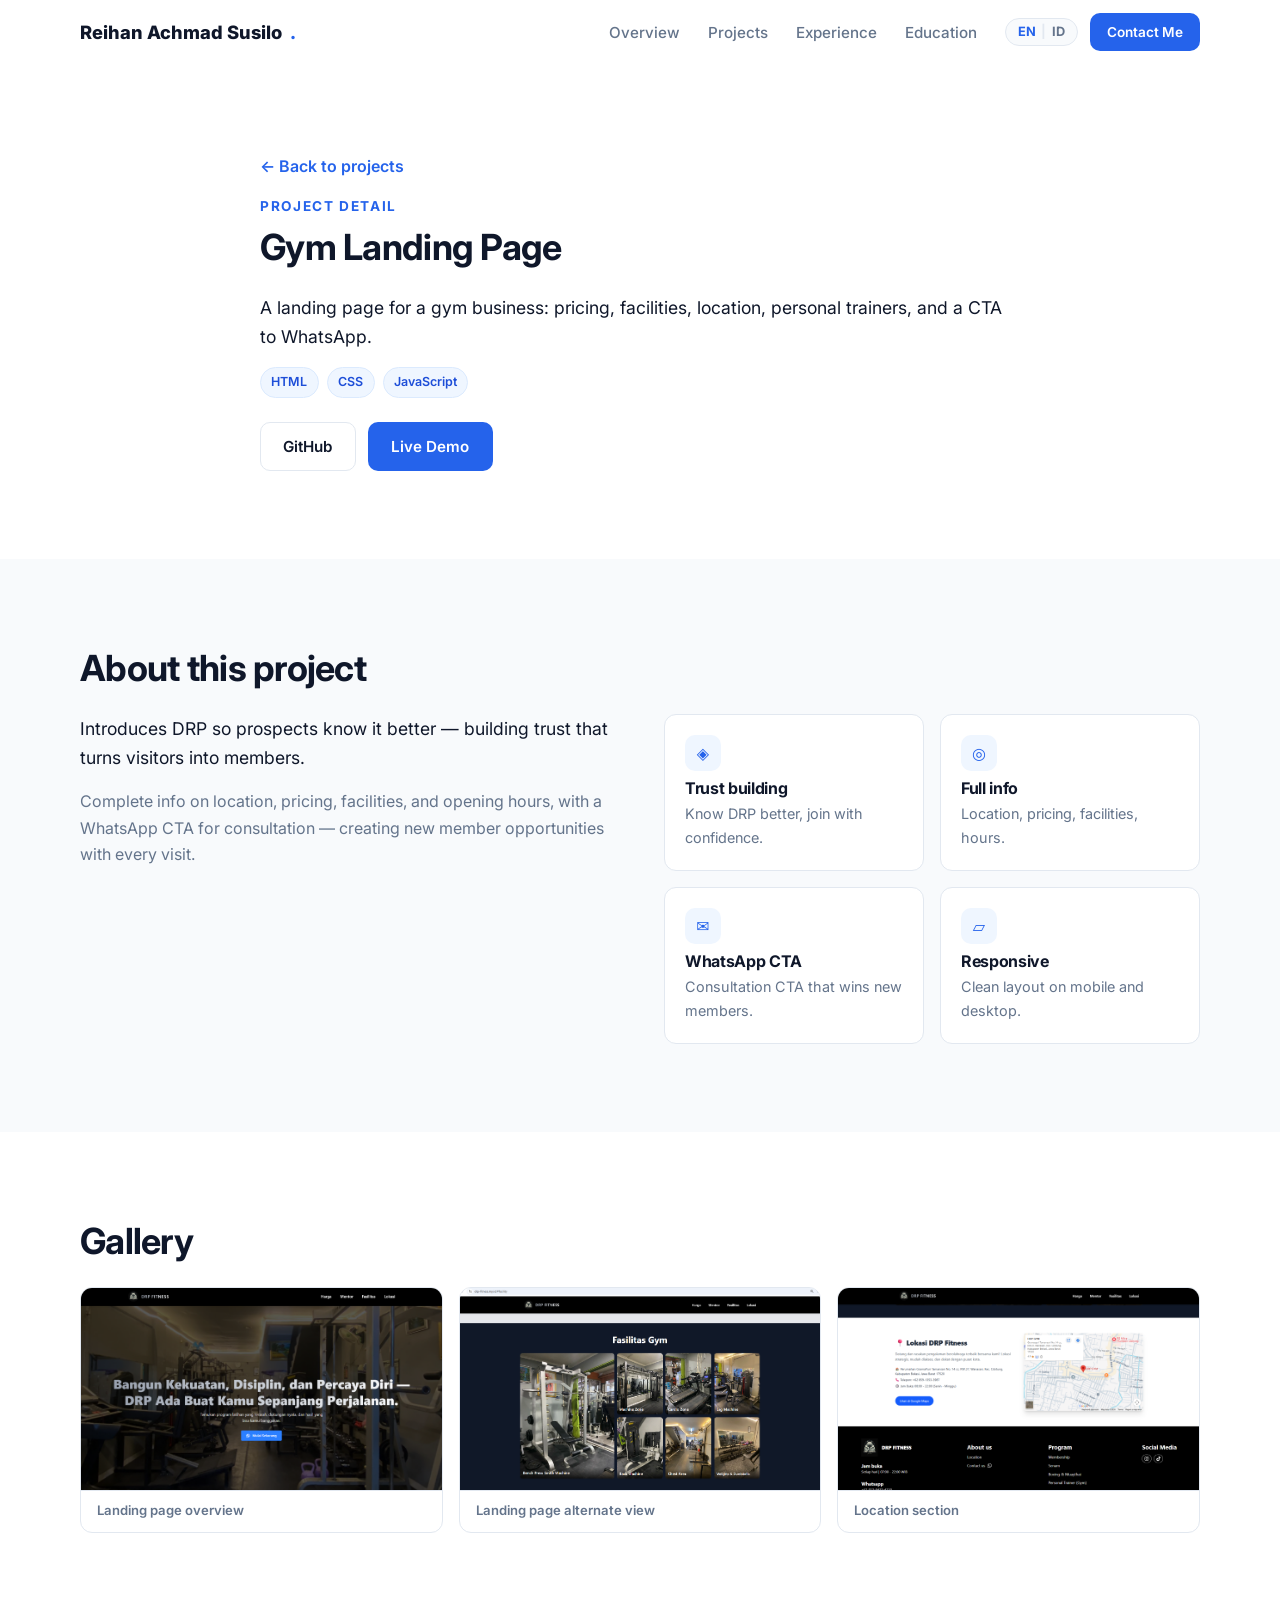
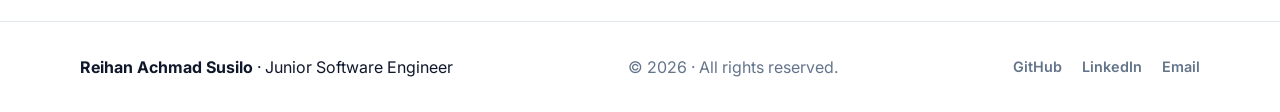
<file: projects/gym-landing/index.html>
<!doctype html>
<html lang="en">
  <head>
    <meta charset="UTF-8" />
    <meta name="viewport" content="width=device-width, initial-scale=1.0" />
    <meta
      name="description"
      content="Gym Landing Page — DRP Fitness landing page by Reihan Achmad Susilo."
    />
    <title>Gym Landing Page — Reihan Achmad Susilo</title>
    <link rel="preconnect" href="https://fonts.googleapis.com" />
    <link rel="preconnect" href="https://fonts.gstatic.com" crossorigin />
    <link
      href="https://fonts.googleapis.com/css2?family=Inter:wght@400;500;600;700;800&display=swap"
      rel="stylesheet"
    />
    <link rel="stylesheet" href="../../css/style.css" />
    <link
      rel="icon"
      href="data:image/svg+xml,<svg xmlns='http://www.w3.org/2000/svg' viewBox='0 0 100 100'><rect width='100' height='100' rx='20' fill='%232563EB'/><text x='50' y='68' font-size='52' text-anchor='middle' fill='white' font-family='sans-serif' font-weight='bold'>R</text></svg>"
    />
  </head>
  <body>
    <a class="skip-link" href="#detail" data-i18n="skip">Skip to content</a>

    <header class="navbar" id="navbar">
      <div class="container nav-inner">
        <a href="../../index.html" class="logo" data-i18n-aria="logoHome" aria-label="Portfolio home"
          >Reihan Achmad Susilo<span class="logo-dot">.</span></a
        >
        <nav data-i18n-aria="mainNav" aria-label="Main navigation">
          <button
            class="nav-toggle"
            id="navToggle"
            aria-expanded="false"
            aria-controls="navMenu"
            data-i18n-aria="openMenu"
            aria-label="Open navigation menu"
          >
            <span></span><span></span><span></span>
          </button>
          <ul class="nav-menu" id="navMenu">
            <li><a href="../../index.html#overview" class="nav-link" data-i18n="nav.overview">Overview</a></li>
            <li><a href="../../index.html#projects" class="nav-link" data-i18n="nav.projects">Projects</a></li>
            <li><a href="../../index.html#experience" class="nav-link" data-i18n="nav.experience">Experience</a></li>
            <li><a href="../../index.html#education" class="nav-link" data-i18n="nav.education">Education</a></li>
            <li class="nav-actions">
              <button class="lang-toggle" id="langToggle" type="button" aria-label="Switch language">
                <span class="lang-opt" data-lang="en">EN</span>
                <span class="lang-sep" aria-hidden="true">|</span>
                <span class="lang-opt" data-lang="id">ID</span>
              </button>
              <a href="../../index.html#contact" class="btn btn-primary btn-sm nav-cta" data-i18n="nav.contact"
                >Contact Me</a
              >
            </li>
          </ul>
        </nav>
      </div>
    </header>

    <main id="detail">
      <section class="section">
        <div class="container container-narrow">
          <a href="../../index.html#projects" class="text-link reveal" data-i18n="detail.back">← Back to projects</a>
          <p class="section-label reveal" style="margin-top: 1rem" data-i18n="detail.label">Project Detail</p>
          <h1 class="section-title reveal">Gym Landing Page</h1>
          <p class="lead reveal" data-i18n="gymlanding.lead">
            A landing page for a gym business: pricing, facilities, location,
            personal trainers, and a CTA to WhatsApp.
          </p>
          <ul class="badges reveal" aria-label="Technology stack" style="margin-top: 1rem">
            <li>HTML</li>
            <li>CSS</li>
            <li>JavaScript</li>
          </ul>
          <div class="hero-actions reveal" style="margin-top: 1.5rem">
            <a
              class="btn btn-outline"
              href="https://github.com/Reihannnn/drp-fitness"
              target="_blank"
              rel="noopener"
              >GitHub</a
            >
            <a class="btn btn-primary" href="https://www.drp-fitness.my.id/">Live Demo</a>
          </div>
        </div>
      </section>

      <section class="section section-alt">
        <div class="container">
          <h2 class="section-title reveal" data-i18n="gymlanding.aboutTitle">About this project</h2>
          <div class="overview-grid">
            <div class="reveal">
              <p class="lead" data-i18n="gymlanding.aboutLead">
                Introduces DRP so prospects know it better — building trust
                that turns visitors into members.
              </p>
              <p class="muted" data-i18n="gymlanding.aboutDesc">
                Complete info on location, pricing, facilities, and opening
                hours, with a WhatsApp CTA for consultation — creating new
                member opportunities with every visit.
              </p>
            </div>
            <ul class="highlight-grid reveal" aria-label="Key features">
              <li class="highlight-card">
                <span class="h-icon" aria-hidden="true">◈</span>
                <h3 data-i18n="gymlanding.f1t">Trust building</h3>
                <p data-i18n="gymlanding.f1d">Know DRP better, join with confidence.</p>
              </li>
              <li class="highlight-card">
                <span class="h-icon" aria-hidden="true">◎</span>
                <h3 data-i18n="gymlanding.f2t">Full info</h3>
                <p data-i18n="gymlanding.f2d">Location, pricing, facilities, hours.</p>
              </li>
              <li class="highlight-card">
                <span class="h-icon" aria-hidden="true">✉</span>
                <h3 data-i18n="gymlanding.f3t">WhatsApp CTA</h3>
                <p data-i18n="gymlanding.f3d">Consultation CTA that wins new members.</p>
              </li>
              <li class="highlight-card">
                <span class="h-icon" aria-hidden="true">▱</span>
                <h3 data-i18n="gymlanding.f4t">Responsive</h3>
                <p data-i18n="gymlanding.f4d">Clean layout on mobile and desktop.</p>
              </li>
            </ul>
          </div>
        </div>
      </section>

      <section class="section">
        <div class="container">
          <h2 class="section-title reveal" data-i18n="detail.gallery">Gallery</h2>
          <div class="gallery-grid">
            <figure class="card gallery-item reveal">
              <img
                src="../../assets/images/drp_fitness_landingpage.png"
                data-i18n-alt="gymlanding.capOverview"
                alt="DRP Fitness landing page screenshot"
                loading="lazy"
              />
              <figcaption data-i18n="gymlanding.capOverview">Landing page overview</figcaption>
            </figure>
            <figure class="card gallery-item reveal">
              <img
                src="../../assets/images/drp-landingpage.png"
                data-i18n-alt="gymlanding.capAlt"
                alt="DRP landing page alternate view"
                loading="lazy"
              />
              <figcaption data-i18n="gymlanding.capAlt">Landing page alternate view</figcaption>
            </figure>
            <figure class="card gallery-item reveal">
              <img
                src="../../assets/images/location_drp_landingpage.png"
                data-i18n-alt="gymlanding.capLocation"
                alt="DRP Fitness landing page location section"
                loading="lazy"
              />
              <figcaption data-i18n="gymlanding.capLocation">Location section</figcaption>
            </figure>
          </div>
        </div>
      </section>
    </main>

    <footer class="footer">
      <div class="container footer-inner">
        <p><strong>Reihan Achmad Susilo</strong> · <span data-i18n="footer.role">Junior Software Engineer</span></p>
        <p class="muted">© <span id="year">2026</span> · <span data-i18n="footer.rights">All rights reserved.</span></p>
        <p class="social">
          <a href="https://github.com/reihannnn" target="_blank" rel="noopener" aria-label="GitHub">GitHub</a>
          <a href="https://linkedin.com/in/reihanachmadsusilo" target="_blank" rel="noopener" aria-label="LinkedIn">LinkedIn</a>
          <a href="mailto:reihanahmadsusilo@gmail.com" class="js-email-hire" aria-label="Email">Email</a>
        </p>
      </div>
    </footer>

    <div class="lightbox" id="lightbox" aria-hidden="true">
      <img id="lightboxImg" alt="" />
    </div>

    <script src="../../js/script.js" defer></script>
    <script src="../../js/i18n.js" defer></script>
  </body>
</html>
</file>
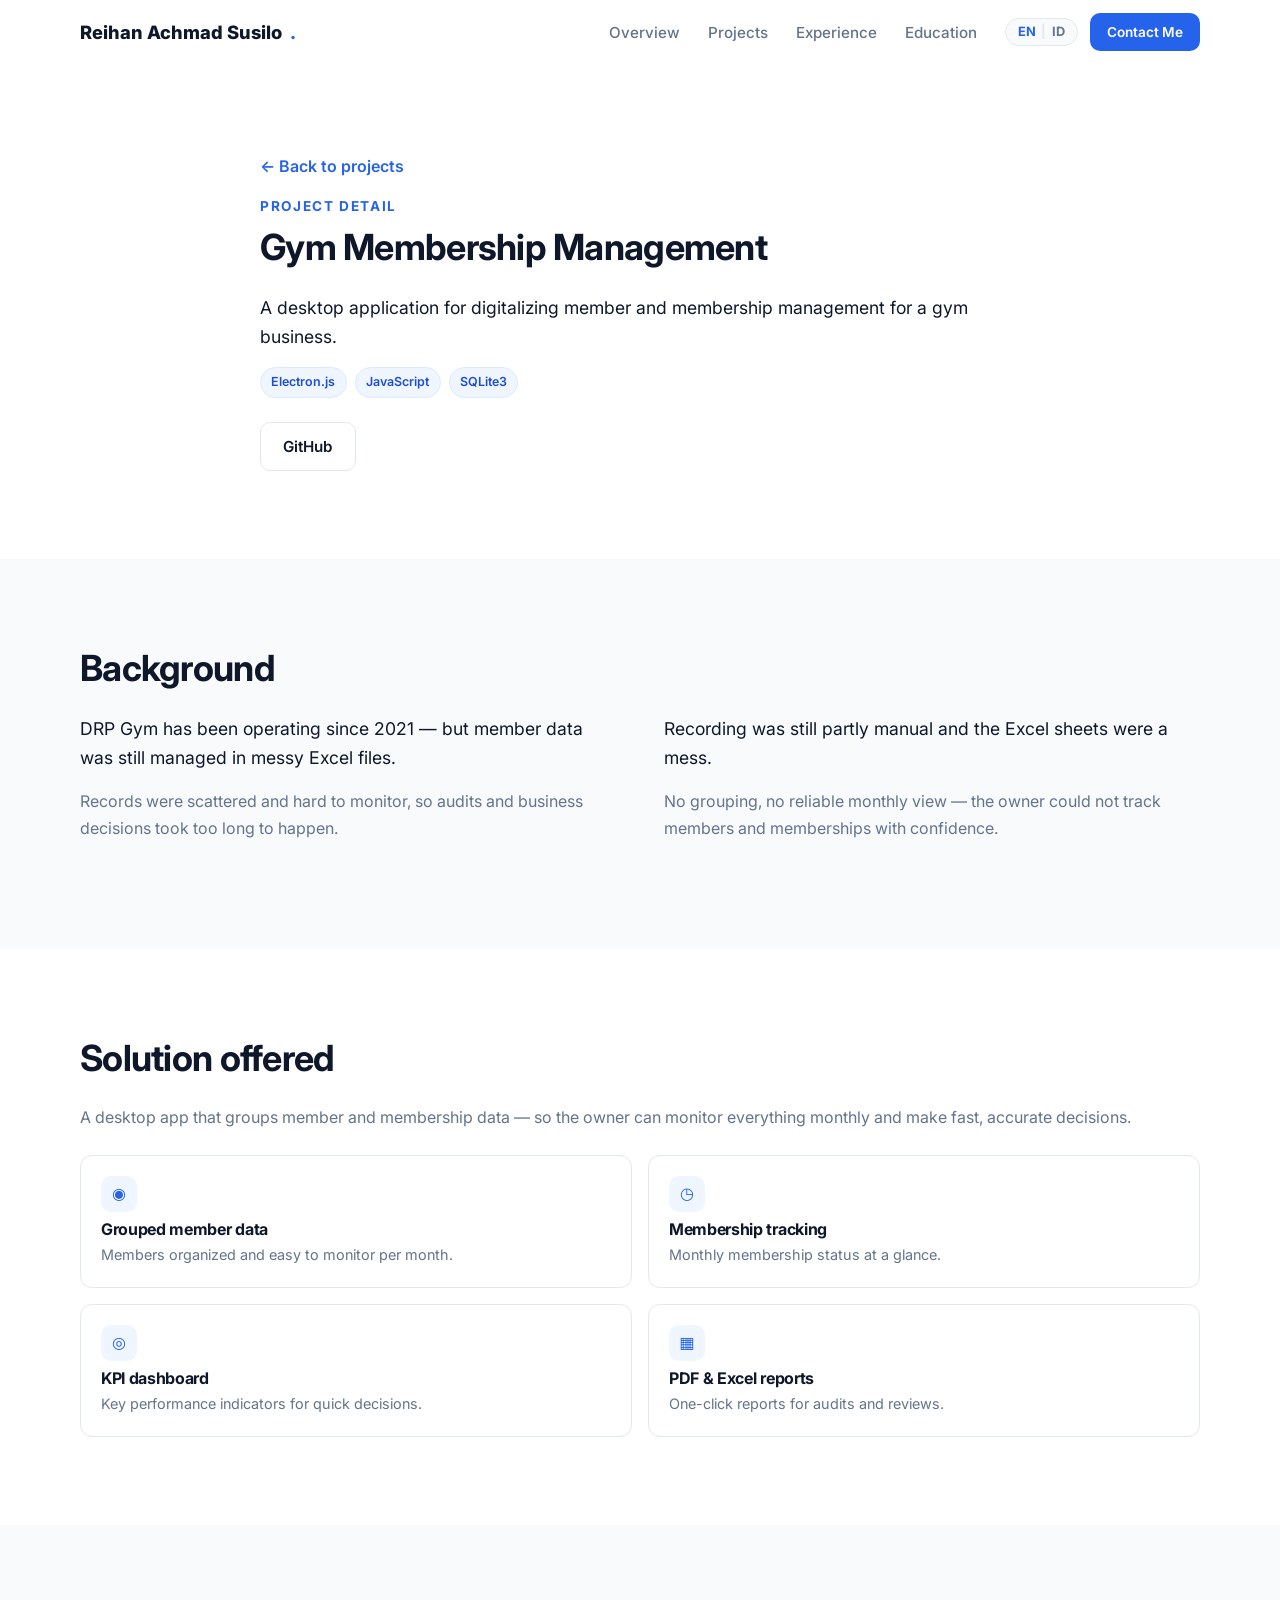
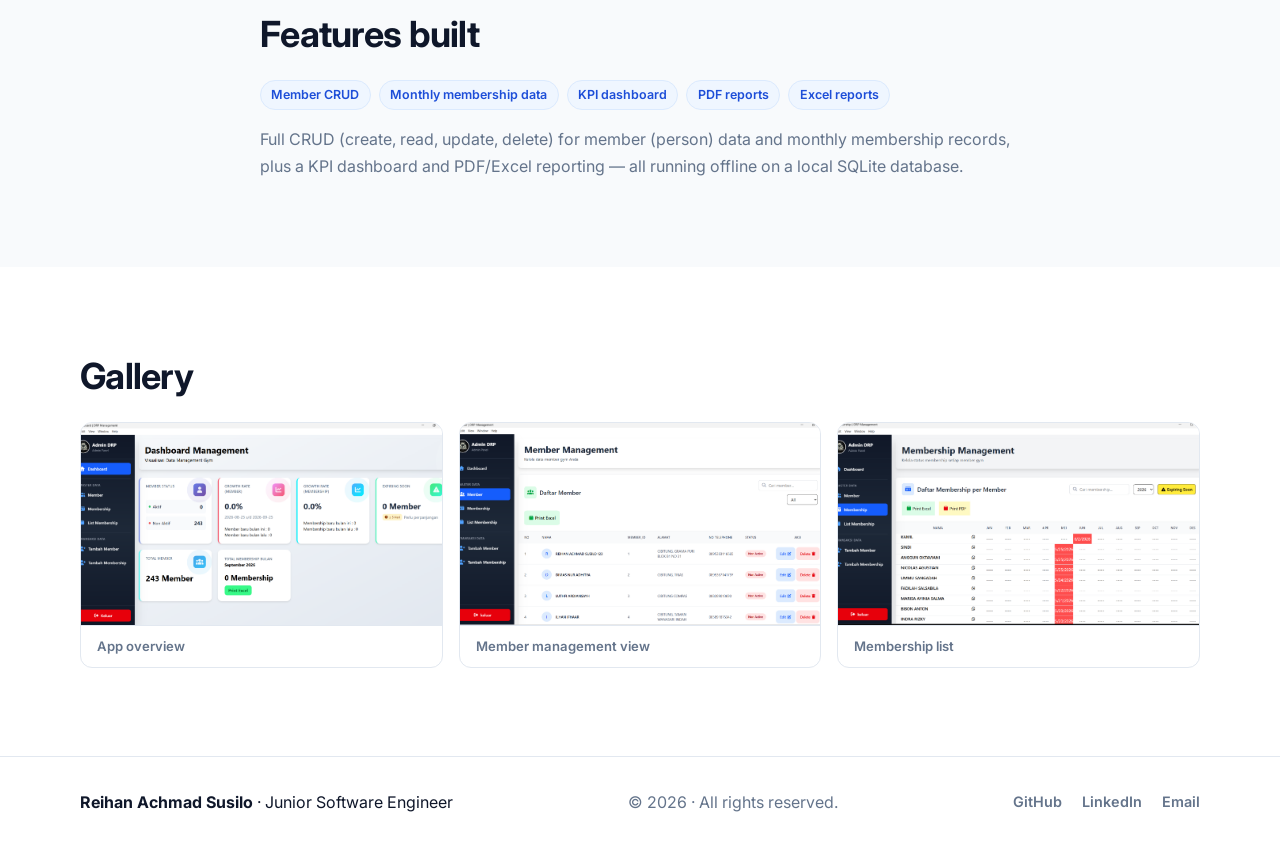
<file: projects/gym-management/index.html>
<!doctype html>
<html lang="en">
  <head>
    <meta charset="UTF-8" />
    <meta name="viewport" content="width=device-width, initial-scale=1.0" />
    <meta
      name="description"
      content="Gym Membership Management — desktop app by Reihan Achmad Susilo."
    />
    <title>Gym Membership Management — Reihan Achmad Susilo</title>
    <link rel="preconnect" href="https://fonts.googleapis.com" />
    <link rel="preconnect" href="https://fonts.gstatic.com" crossorigin />
    <link
      href="https://fonts.googleapis.com/css2?family=Inter:wght@400;500;600;700;800&display=swap"
      rel="stylesheet"
    />
    <link rel="stylesheet" href="../../css/style.css" />
    <link
      rel="icon"
      href="data:image/svg+xml,<svg xmlns='http://www.w3.org/2000/svg' viewBox='0 0 100 100'><rect width='100' height='100' rx='20' fill='%232563EB'/><text x='50' y='68' font-size='52' text-anchor='middle' fill='white' font-family='sans-serif' font-weight='bold'>R</text></svg>"
    />
  </head>
  <body>
    <a class="skip-link" href="#detail" data-i18n="skip">Skip to content</a>

    <header class="navbar" id="navbar">
      <div class="container nav-inner">
        <a href="../../index.html" class="logo" data-i18n-aria="logoHome" aria-label="Portfolio home"
          >Reihan Achmad Susilo<span class="logo-dot">.</span></a
        >
        <nav data-i18n-aria="mainNav" aria-label="Main navigation">
          <button
            class="nav-toggle"
            id="navToggle"
            aria-expanded="false"
            aria-controls="navMenu"
            data-i18n-aria="openMenu"
            aria-label="Open navigation menu"
          >
            <span></span><span></span><span></span>
          </button>
          <ul class="nav-menu" id="navMenu">
            <li><a href="../../index.html#overview" class="nav-link" data-i18n="nav.overview">Overview</a></li>
            <li><a href="../../index.html#projects" class="nav-link" data-i18n="nav.projects">Projects</a></li>
            <li><a href="../../index.html#experience" class="nav-link" data-i18n="nav.experience">Experience</a></li>
            <li><a href="../../index.html#education" class="nav-link" data-i18n="nav.education">Education</a></li>
            <li class="nav-actions">
              <button class="lang-toggle" id="langToggle" type="button" aria-label="Switch language">
                <span class="lang-opt" data-lang="en">EN</span>
                <span class="lang-sep" aria-hidden="true">|</span>
                <span class="lang-opt" data-lang="id">ID</span>
              </button>
              <a href="../../index.html#contact" class="btn btn-primary btn-sm nav-cta" data-i18n="nav.contact"
                >Contact Me</a
              >
            </li>
          </ul>
        </nav>
      </div>
    </header>

    <main id="detail">
      <section class="section">
        <div class="container container-narrow">
          <a href="../../index.html#projects" class="text-link reveal" data-i18n="detail.back">← Back to projects</a>
          <p class="section-label reveal" style="margin-top: 1rem" data-i18n="detail.label">Project Detail</p>
          <h1 class="section-title reveal">Gym Membership Management</h1>
          <p class="lead reveal" data-i18n="gymapp.lead">
            A desktop application for digitalizing member and membership
            management for a gym business.
          </p>
          <ul class="badges reveal" aria-label="Technology stack" style="margin-top: 1rem">
            <li>Electron.js</li>
            <li>JavaScript</li>
            <li>SQLite3</li>
          </ul>
          <div class="hero-actions reveal" style="margin-top: 1.5rem">
            <a
              class="btn btn-outline"
              href="https://github.com/Reihannnn/Gym-management-DRP"
              target="_blank"
              rel="noopener"
              >GitHub</a
            >
          </div>
        </div>
      </section>

      <section class="section section-alt">
        <div class="container">
          <h2 class="section-title reveal" data-i18n="gymapp.backgroundTitle">Background</h2>
          <div class="overview-grid">
            <div class="reveal">
              <p class="lead" data-i18n="gymapp.backgroundLead">
                DRP Gym has been operating since 2021 — but member data was
                still managed in messy Excel files.
              </p>
              <p class="muted" data-i18n="gymapp.backgroundDesc">
                Records were scattered and hard to monitor, so audits and
                business decisions took too long to happen.
              </p>
            </div>
            <div class="reveal">
              <p class="lead" data-i18n="gymapp.problemLead">
                Recording was still partly manual and the Excel sheets were a mess.
              </p>
              <p class="muted" data-i18n="gymapp.problemDesc">
                No grouping, no reliable monthly view — the owner could not
                track members and memberships with confidence.
              </p>
            </div>
          </div>
        </div>
      </section>

      <section class="section">
        <div class="container">
          <h2 class="section-title reveal" data-i18n="gymapp.solutionTitle">Solution offered</h2>
          <p class="muted reveal" style="margin-bottom: 1.5rem" data-i18n="gymapp.solutionDesc">
            A desktop app that groups member and membership data — so the owner
            can monitor everything monthly and make fast, accurate decisions.
          </p>
          <ul class="highlight-grid reveal" aria-label="Solutions offered">
            <li class="highlight-card">
              <span class="h-icon" aria-hidden="true">◉</span>
              <h3 data-i18n="gymapp.sol1t">Grouped member data</h3>
              <p data-i18n="gymapp.sol1d">Members organized and easy to monitor per month.</p>
            </li>
            <li class="highlight-card">
              <span class="h-icon" aria-hidden="true">◷</span>
              <h3 data-i18n="gymapp.sol2t">Membership tracking</h3>
              <p data-i18n="gymapp.sol2d">Monthly membership status at a glance.</p>
            </li>
            <li class="highlight-card">
              <span class="h-icon" aria-hidden="true">◎</span>
              <h3 data-i18n="gymapp.sol3t">KPI dashboard</h3>
              <p data-i18n="gymapp.sol3d">Key performance indicators for quick decisions.</p>
            </li>
            <li class="highlight-card">
              <span class="h-icon" aria-hidden="true">▦</span>
              <h3 data-i18n="gymapp.sol4t">PDF &amp; Excel reports</h3>
              <p data-i18n="gymapp.sol4d">One-click reports for audits and reviews.</p>
            </li>
          </ul>
        </div>
      </section>

      <section class="section section-alt">
        <div class="container container-narrow">
          <h2 class="section-title reveal" data-i18n="gymapp.featuresTitle">Features built</h2>
          <ul class="badges reveal" aria-label="Features" style="margin-top: 1rem">
            <li data-i18n="gymapp.f1">Member CRUD</li>
            <li data-i18n="gymapp.f2">Monthly membership data</li>
            <li data-i18n="gymapp.f3">KPI dashboard</li>
            <li data-i18n="gymapp.f4">PDF reports</li>
            <li data-i18n="gymapp.f5">Excel reports</li>
          </ul>
          <p class="muted reveal" style="margin-top: 1rem" data-i18n="gymapp.featuresDesc">
            Full CRUD (create, read, update, delete) for member (person) data
            and monthly membership records, plus a KPI dashboard and PDF/Excel
            reporting — all running offline on a local SQLite database.
          </p>
        </div>
      </section>

      <section class="section">
        <div class="container">
          <h2 class="section-title reveal" data-i18n="detail.gallery">Gallery</h2>
          <div class="gallery-grid">
            <figure class="card gallery-item reveal">
              <img
                src="../../assets/images/drp_gym_app.png"
                data-i18n-alt="gymapp.capOverview"
                alt="Gym Membership Management app screenshot"
                loading="lazy"
              />
              <figcaption data-i18n="gymapp.capOverview">App overview</figcaption>
            </figure>
            <figure class="card gallery-item reveal">
              <img
                src="../../assets/images/drp-gym-app.png"
                data-i18n-alt="gymapp.capMembers"
                alt="Gym Membership Management app second screenshot"
                loading="lazy"
              />
              <figcaption data-i18n="gymapp.capMembers">Member management view</figcaption>
            </figure>
            <figure class="card gallery-item reveal">
              <img
                src="../../assets/images/drp_gym_app_list_membership.png"
                data-i18n-alt="gymapp.capList"
                alt="Gym Membership Management membership list"
                loading="lazy"
              />
              <figcaption data-i18n="gymapp.capList">Membership list</figcaption>
            </figure>
          </div>
        </div>
      </section>
    </main>

    <footer class="footer">
      <div class="container footer-inner">
        <p><strong>Reihan Achmad Susilo</strong> · <span data-i18n="footer.role">Junior Software Engineer</span></p>
        <p class="muted">© <span id="year">2026</span> · <span data-i18n="footer.rights">All rights reserved.</span></p>
        <p class="social">
          <a href="https://github.com/reihannnn" target="_blank" rel="noopener" aria-label="GitHub">GitHub</a>
          <a href="https://linkedin.com/in/reihanachmadsusilo" target="_blank" rel="noopener" aria-label="LinkedIn">LinkedIn</a>
          <a href="mailto:reihanahmadsusilo@gmail.com" class="js-email-hire" aria-label="Email">Email</a>
        </p>
      </div>
    </footer>

    <div class="lightbox" id="lightbox" aria-hidden="true">
      <img id="lightboxImg" alt="" />
    </div>

    <script src="../../js/script.js" defer></script>
    <script src="../../js/i18n.js" defer></script>
  </body>
</html>
</file>
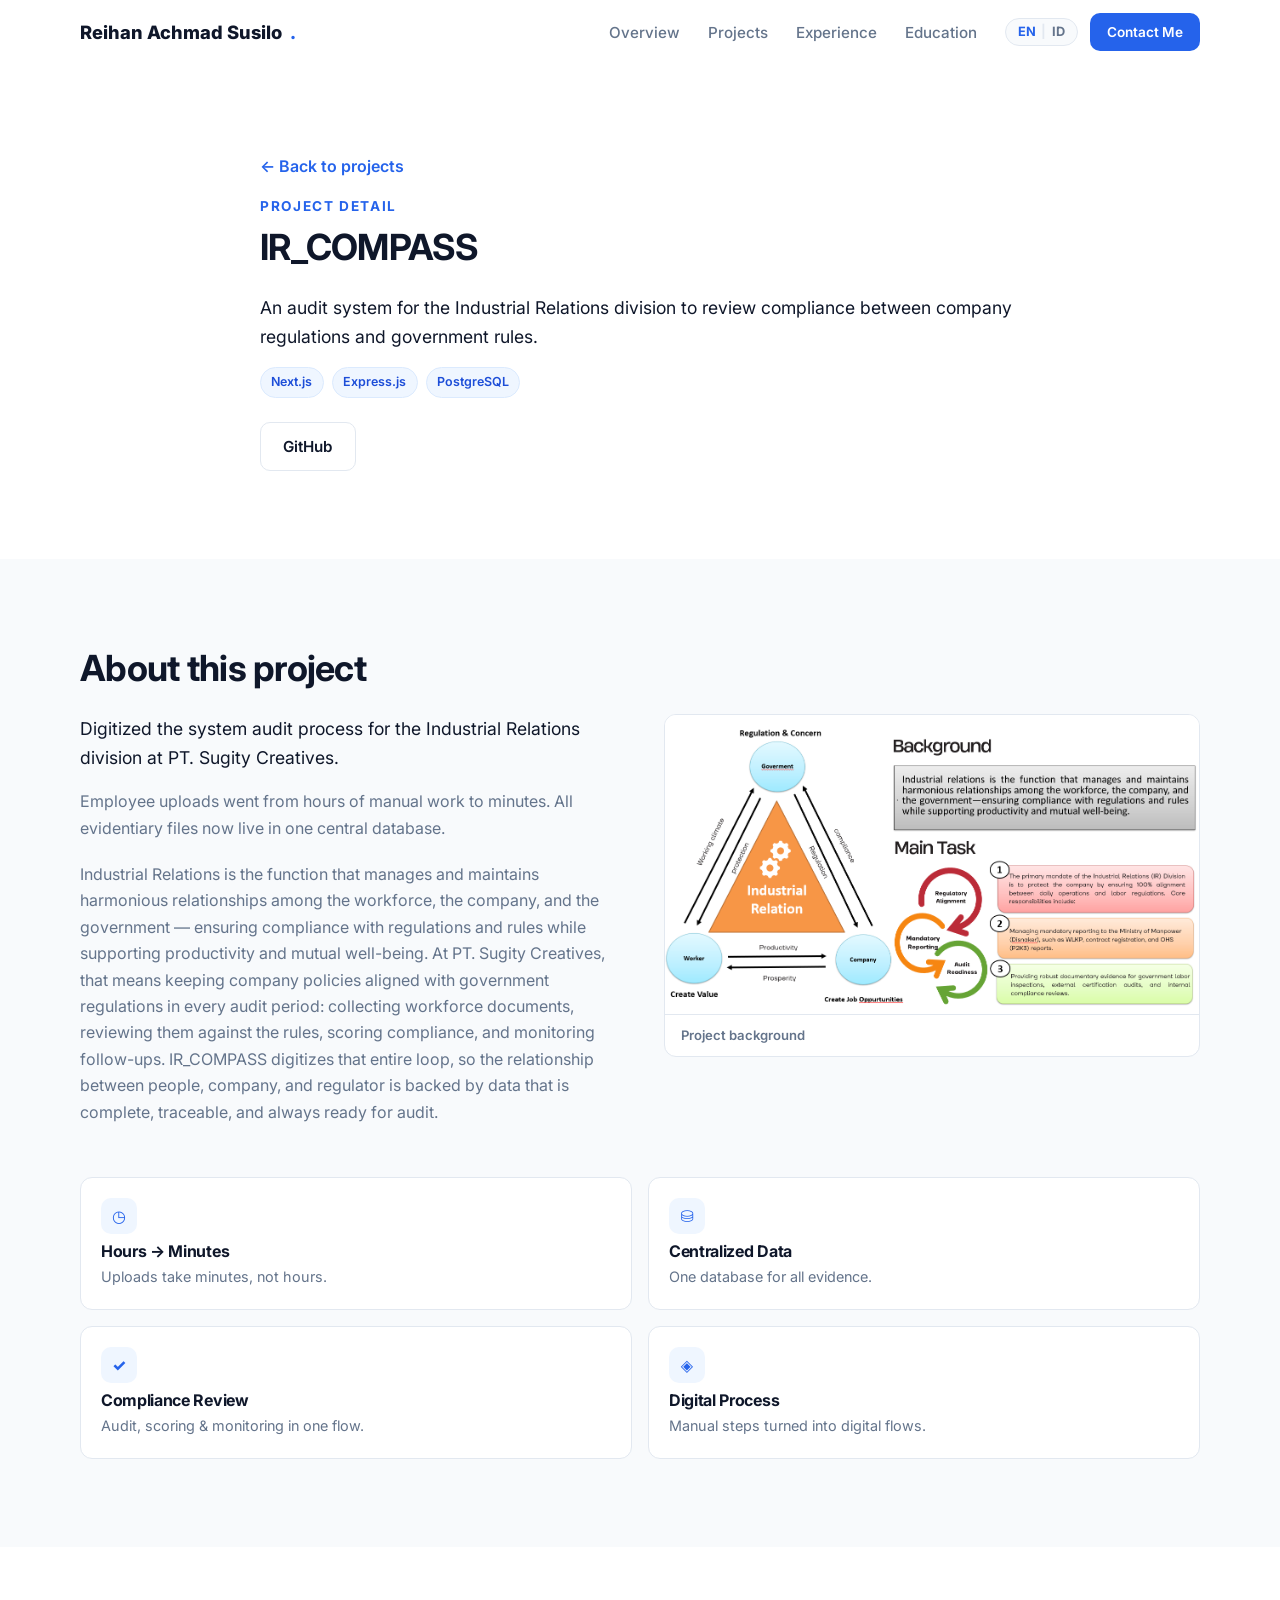
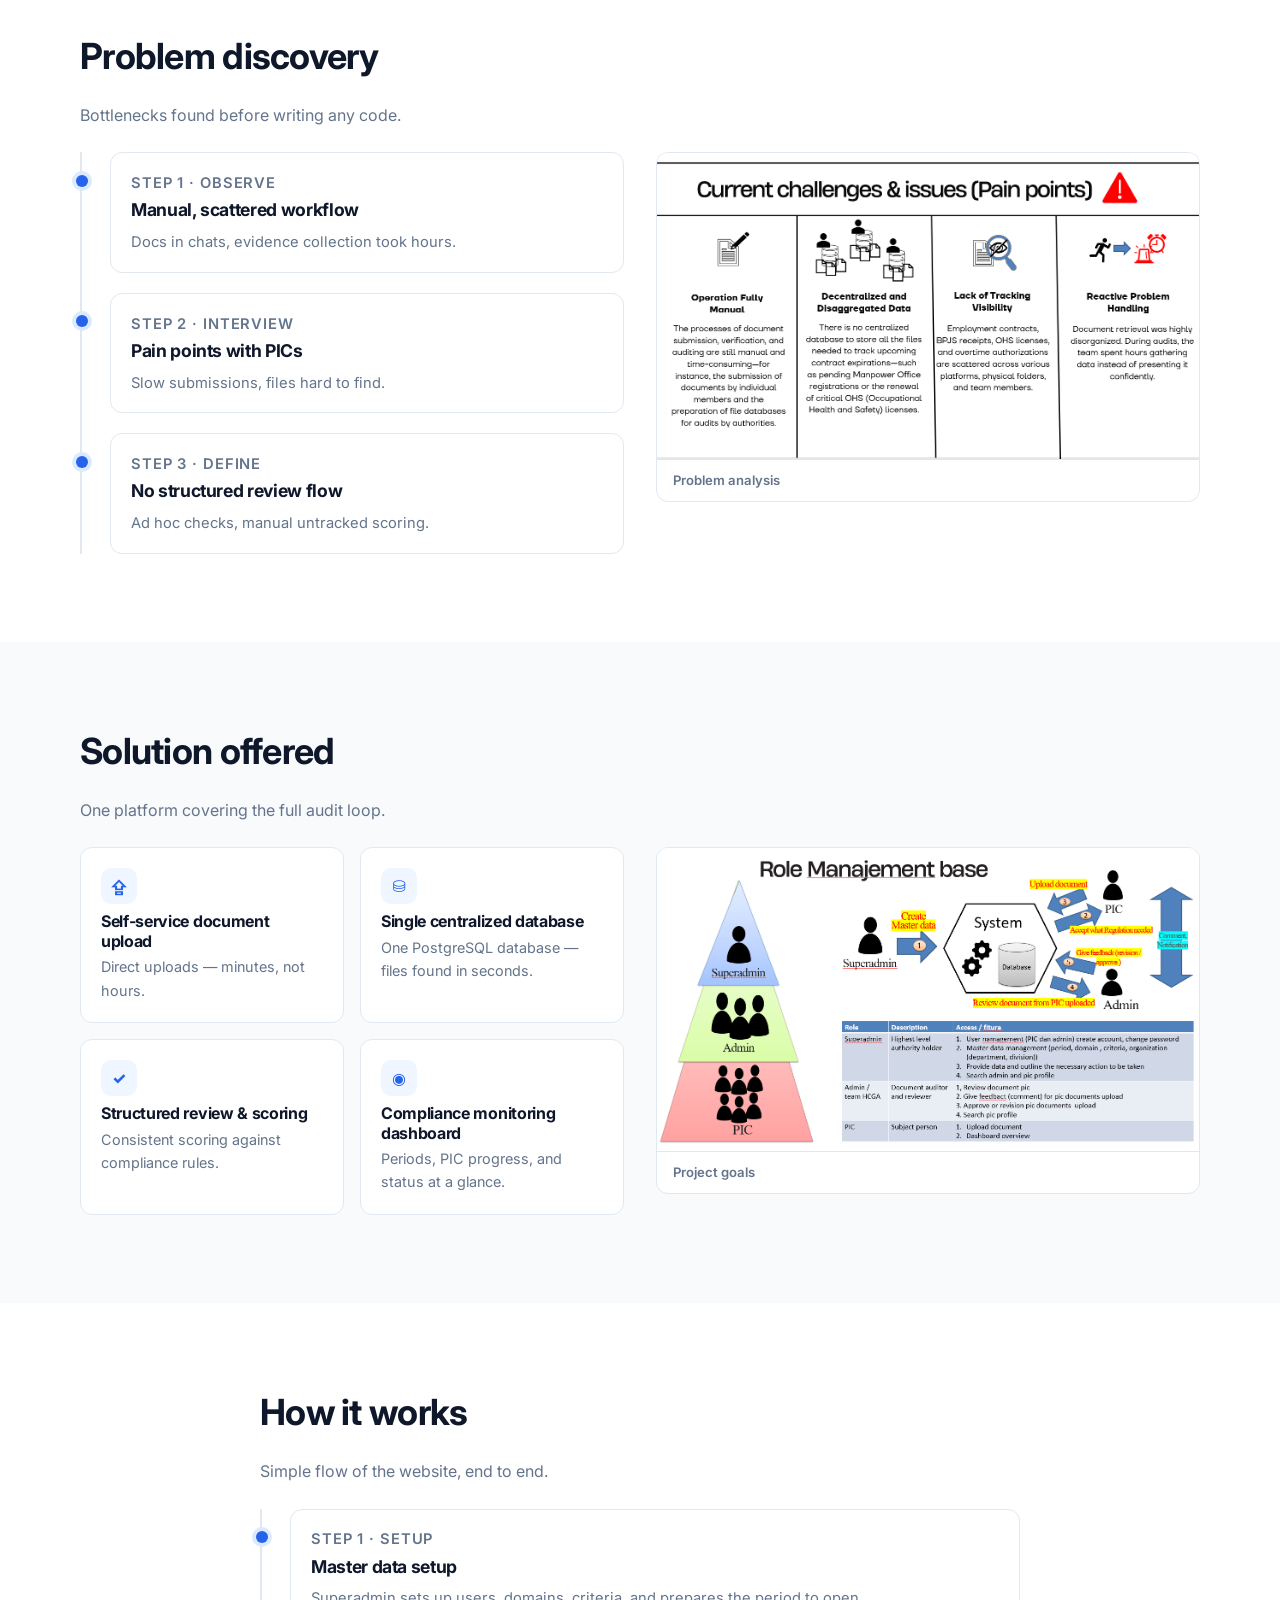
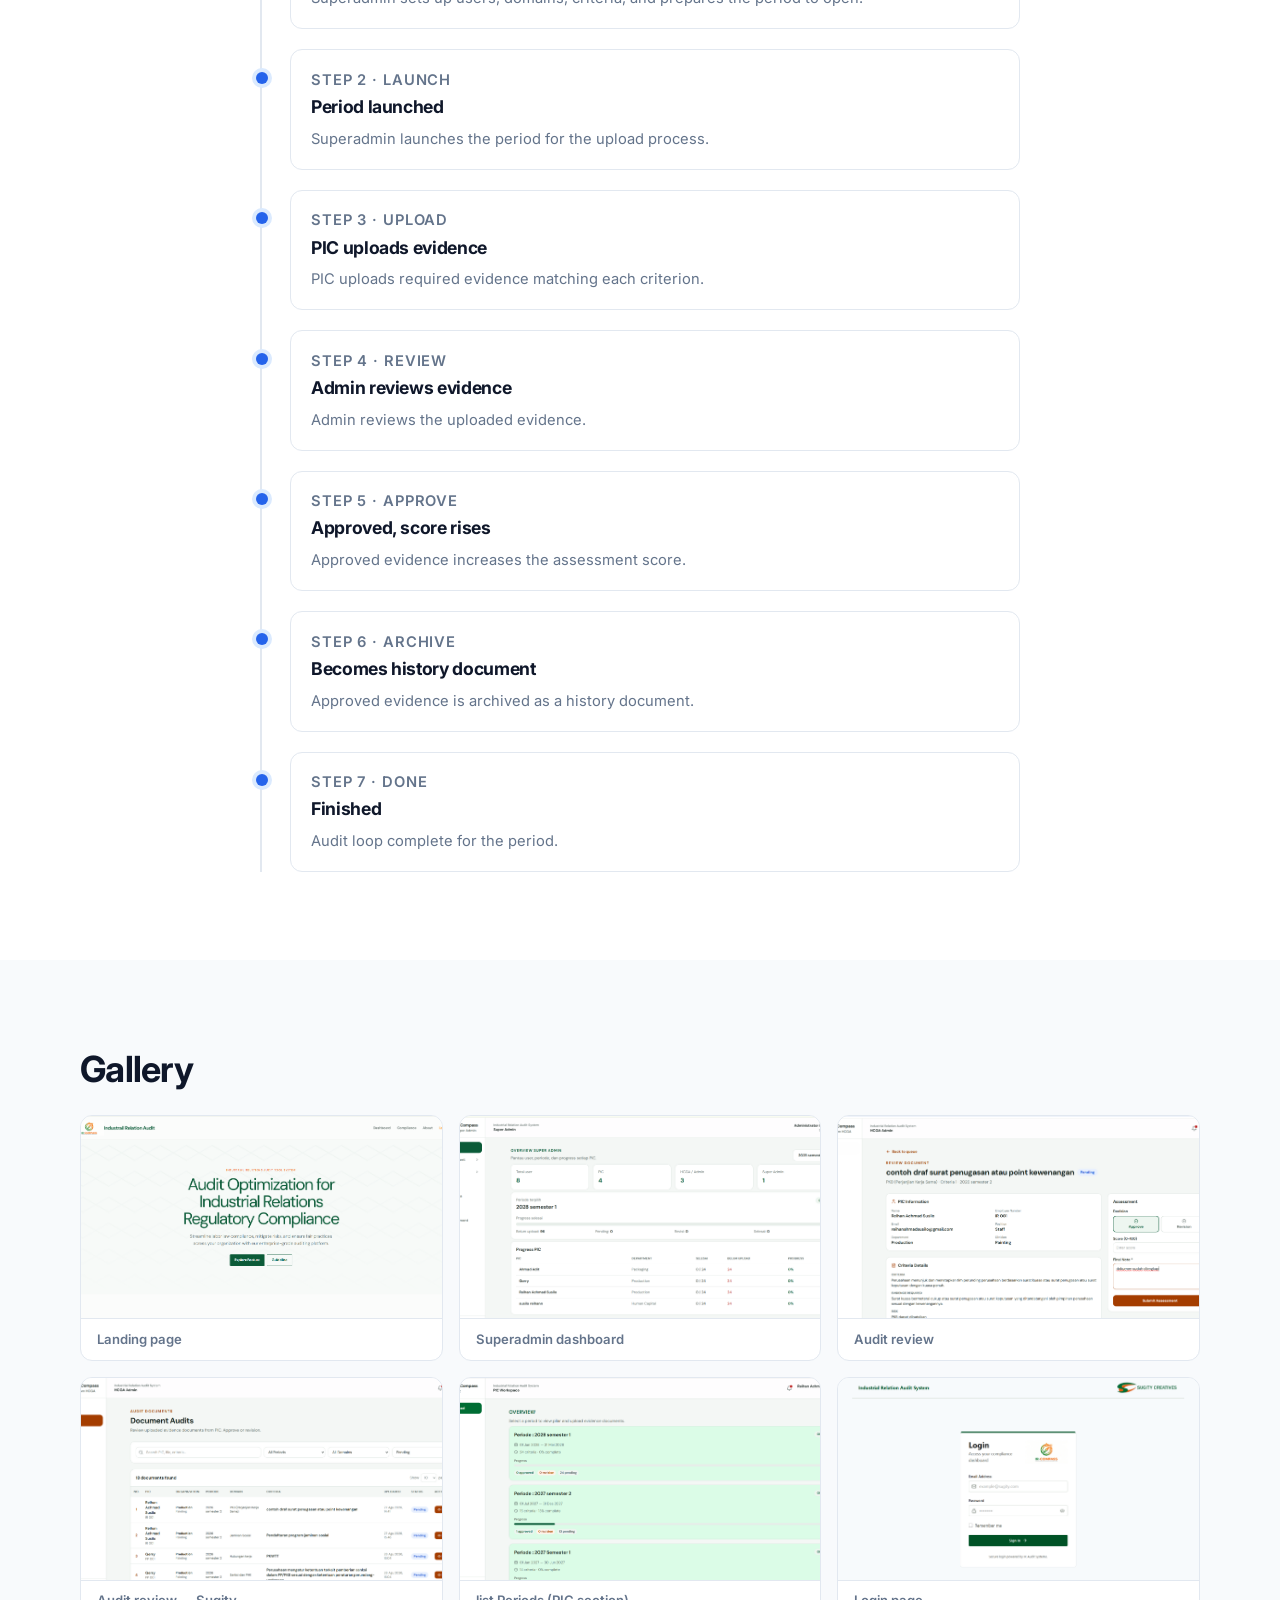
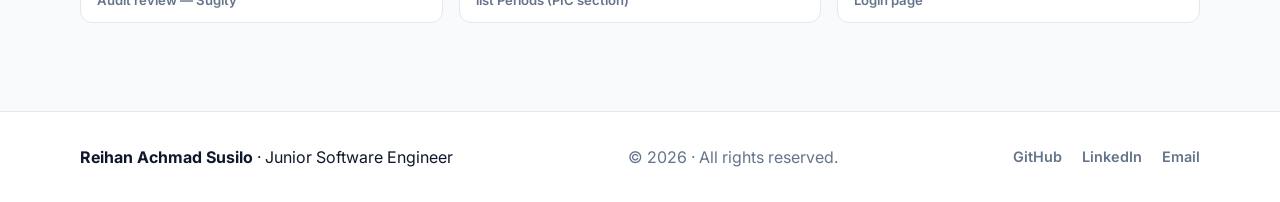
<file: projects/ir-compass/index.html>
<!doctype html>
<html lang="en">
  <head>
    <meta charset="UTF-8" />
    <meta name="viewport" content="width=device-width, initial-scale=1.0" />
    <meta
      name="description"
      content="IR_COMPASS — Industrial Relations audit platform by Reihan Achmad Susilo."
    />
    <title>IR_COMPASS — Reihan Achmad Susilo</title>
    <link rel="preconnect" href="https://fonts.googleapis.com" />
    <link rel="preconnect" href="https://fonts.gstatic.com" crossorigin />
    <link
      href="https://fonts.googleapis.com/css2?family=Inter:wght@400;500;600;700;800&display=swap"
      rel="stylesheet"
    />
    <link rel="stylesheet" href="../../css/style.css" />
    <link
      rel="icon"
      href="data:image/svg+xml,<svg xmlns='http://www.w3.org/2000/svg' viewBox='0 0 100 100'><rect width='100' height='100' rx='20' fill='%232563EB'/><text x='50' y='68' font-size='52' text-anchor='middle' fill='white' font-family='sans-serif' font-weight='bold'>R</text></svg>"
    />
  </head>
  <body>
    <a class="skip-link" href="#detail" data-i18n="skip">Skip to content</a>

    <header class="navbar" id="navbar">
      <div class="container nav-inner">
        <a href="../../index.html" class="logo" data-i18n-aria="logoHome" aria-label="Portfolio home"
          >Reihan Achmad Susilo<span class="logo-dot">.</span></a
        >
        <nav data-i18n-aria="mainNav" aria-label="Main navigation">
          <button
            class="nav-toggle"
            id="navToggle"
            aria-expanded="false"
            aria-controls="navMenu"
            data-i18n-aria="openMenu"
            aria-label="Open navigation menu"
          >
            <span></span><span></span><span></span>
          </button>
          <ul class="nav-menu" id="navMenu">
            <li><a href="../../index.html#overview" class="nav-link" data-i18n="nav.overview">Overview</a></li>
            <li><a href="../../index.html#projects" class="nav-link" data-i18n="nav.projects">Projects</a></li>
            <li><a href="../../index.html#experience" class="nav-link" data-i18n="nav.experience">Experience</a></li>
            <li><a href="../../index.html#education" class="nav-link" data-i18n="nav.education">Education</a></li>
            <li class="nav-actions">
              <button class="lang-toggle" id="langToggle" type="button" aria-label="Switch language">
                <span class="lang-opt" data-lang="en">EN</span>
                <span class="lang-sep" aria-hidden="true">|</span>
                <span class="lang-opt" data-lang="id">ID</span>
              </button>
              <a href="../../index.html#contact" class="btn btn-primary btn-sm nav-cta" data-i18n="nav.contact"
                >Contact Me</a
              >
            </li>
          </ul>
        </nav>
      </div>
    </header>

    <main id="detail">
      <section class="section">
        <div class="container container-narrow">
          <a href="../../index.html#projects" class="text-link reveal" data-i18n="detail.back">← Back to projects</a>
          <p class="section-label reveal" style="margin-top: 1rem" data-i18n="detail.label">Project Detail</p>
          <h1 class="section-title reveal">IR_COMPASS</h1>
          <p class="lead reveal" data-i18n="ir.lead">
            An audit system for the Industrial Relations division to review
            compliance between company regulations and government rules.
          </p>
          <ul class="badges reveal" aria-label="Technology stack" style="margin-top: 1rem">
            <li>Next.js</li>
            <li>Express.js</li>
            <li>PostgreSQL</li>
          </ul>
          <div class="hero-actions reveal" style="margin-top: 1.5rem">
            <a
              class="btn btn-outline"
              href="https://github.com/reihannnn/ir_compass"
              target="_blank"
              rel="noopener"
              >GitHub</a
            >
          </div>
        </div>
      </section>

      <section class="section section-alt">
        <div class="container">
          <h2 class="section-title reveal" data-i18n="ir.aboutTitle">About this project</h2>
          <div class="overview-grid">
            <div class="reveal">
              <p class="lead" data-i18n="ir.aboutLead">
                Digitized the system audit process for the Industrial Relations
                division at PT. Sugity Creatives.
              </p>
              <p class="muted" data-i18n="ir.aboutDesc">
                Employee uploads went from hours of manual work to minutes.
                All evidentiary files now live in one central database.
              </p>
              <p class="muted" data-i18n="ir.aboutContext">
                Industrial Relations is the function that manages and maintains
                harmonious relationships among the workforce, the company, and
                the government — ensuring compliance with regulations and rules
                while supporting productivity and mutual well-being. At PT.
                Sugity Creatives, that means keeping company policies aligned
                with government regulations in every audit period: collecting
                workforce documents, reviewing them against the rules, scoring
                compliance, and monitoring follow-ups. IR_COMPASS digitizes
                that entire loop, so the relationship between people, company,
                and regulator is backed by data that is complete, traceable,
                and always ready for audit.
              </p>
            </div>
            <figure class="card gallery-item split-media reveal">
              <img
                src="../../assets/images/latar_belakang_ircompass.png"
                data-i18n-alt="ir.capBackground"
                alt="IR_COMPASS project background"
                loading="lazy"
              />
              <figcaption data-i18n="ir.capBackground">Project background</figcaption>
            </figure>
          </div>
          <ul class="highlight-grid reveal" data-i18n-aria="ir.outcomes" aria-label="Key outcomes" style="margin-top: 2rem">
              <li class="highlight-card">
                <span class="h-icon" aria-hidden="true">◷</span>
                <h3>Hours → Minutes</h3>
                <p data-i18n="ir.o1">Uploads take minutes, not hours.</p>
              </li>
              <li class="highlight-card">
                <span class="h-icon" aria-hidden="true">⛁</span>
                <h3 data-i18n="ir.o2t">Centralized Data</h3>
                <p data-i18n="ir.o2">One database for all evidence.</p>
              </li>
              <li class="highlight-card">
                <span class="h-icon" aria-hidden="true">✓</span>
                <h3 data-i18n="ir.o3t">Compliance Review</h3>
                <p data-i18n="ir.o3">Audit, scoring &amp; monitoring in one flow.</p>
              </li>
              <li class="highlight-card">
                <span class="h-icon" aria-hidden="true">◈</span>
                <h3 data-i18n="ir.o4t">Digital Process</h3>
                <p data-i18n="ir.o4">Manual steps turned into digital flows.</p>
              </li>
            </ul>
          </div>
        </div>
      </section>

      <section class="section">
        <div class="container">
          <h2 class="section-title reveal" data-i18n="ir.problemTitle">Problem discovery</h2>
          <p class="muted reveal" style="margin-bottom: 1.5rem" data-i18n="ir.problemDesc">
            Bottlenecks found before writing any code.
          </p>
          <div class="split">
            <ol class="timeline timeline-compact">
            <li class="timeline-item reveal">
              <div class="card">
                <p class="timeline-date" data-i18n="ir.s1date">Step 1 · Observe</p>
                <h3 data-i18n="ir.s1t">Manual, scattered workflow</h3>
                <p data-i18n="ir.s1d">Docs in chats, evidence collection took hours.</p>
              </div>
            </li>
            <li class="timeline-item reveal">
              <div class="card">
                <p class="timeline-date" data-i18n="ir.s2date">Step 2 · Interview</p>
                <h3 data-i18n="ir.s2t">Pain points with PICs</h3>
                <p data-i18n="ir.s2d">Slow submissions, files hard to find.</p>
              </div>
            </li>
            <li class="timeline-item reveal">
              <div class="card">
                <p class="timeline-date" data-i18n="ir.s3date">Step 3 · Define</p>
                <h3 data-i18n="ir.s3t">No structured review flow</h3>
                <p data-i18n="ir.s3d">Ad hoc checks, manual untracked scoring.</p>
              </div>
            </li>
          </ol>
          <figure class="card gallery-item split-media reveal">
            <img
              src="../../assets/images/masalah_ir_compass.png"
              data-i18n-alt="ir.capProblem"
              alt="IR_COMPASS problem analysis"
              loading="lazy"
            />
            <figcaption data-i18n="ir.capProblem">Problem analysis</figcaption>
          </figure>
          </div>
        </div>
      </section>

      <section class="section section-alt">
        <div class="container">
          <h2 class="section-title reveal" data-i18n="ir.solutionTitle">Solution offered</h2>
          <p class="muted reveal" style="margin-bottom: 1.5rem" data-i18n="ir.solutionDesc">
            One platform covering the full audit loop.
          </p>
          <div class="split">
            <ul class="highlight-grid reveal" data-i18n-aria="ir.solutions" aria-label="Solutions offered">
            <li class="highlight-card">
              <span class="h-icon" aria-hidden="true">⇪</span>
              <h3 data-i18n="ir.sol1t">Self-service document upload</h3>
              <p data-i18n="ir.sol1d">Direct uploads — minutes, not hours.</p>
            </li>
            <li class="highlight-card">
              <span class="h-icon" aria-hidden="true">⛁</span>
              <h3 data-i18n="ir.sol2t">Single centralized database</h3>
              <p data-i18n="ir.sol2d">One PostgreSQL database — files found in seconds.</p>
            </li>
            <li class="highlight-card">
              <span class="h-icon" aria-hidden="true">✓</span>
              <h3 data-i18n="ir.sol3t">Structured review &amp; scoring</h3>
              <p data-i18n="ir.sol3d">Consistent scoring against compliance rules.</p>
            </li>
            <li class="highlight-card">
              <span class="h-icon" aria-hidden="true">◉</span>
              <h3 data-i18n="ir.sol4t">Compliance monitoring dashboard</h3>
                <p data-i18n="ir.sol4d">Periods, PIC progress, and status at a glance.</p>
              </li>
            </ul>
            <figure class="card gallery-item split-media reveal">
              <img
                src="../../assets/images/tujuan_ir_compass.png"
                data-i18n-alt="ir.capGoals"
                alt="IR_COMPASS project goals"
                loading="lazy"
              />
              <figcaption data-i18n="ir.capGoals">Project goals</figcaption>
            </figure>
          </div>
        </div>
      </section>

      <section class="section">
        <div class="container container-narrow">
          <h2 class="section-title reveal" data-i18n="ir.flowTitle">How it works</h2>
          <p class="muted reveal" style="margin-bottom: 1.5rem" data-i18n="ir.flowDesc">
            Simple flow of the website, end to end.
          </p>
          <ol class="timeline timeline-compact">
            <li class="timeline-item reveal">
              <div class="card">
                <p class="timeline-date" data-i18n="ir.f1date">Step 1 · Setup</p>
                <h3 data-i18n="ir.f1t">Master data setup</h3>
                <p data-i18n="ir.f1d">Superadmin sets up users, domains, criteria, and prepares the period to open.</p>
              </div>
            </li>
            <li class="timeline-item reveal">
              <div class="card">
                <p class="timeline-date" data-i18n="ir.f2date">Step 2 · Launch</p>
                <h3 data-i18n="ir.f2t">Period launched</h3>
                <p data-i18n="ir.f2d">Superadmin launches the period for the upload process.</p>
              </div>
            </li>
            <li class="timeline-item reveal">
              <div class="card">
                <p class="timeline-date" data-i18n="ir.f3date">Step 3 · Upload</p>
                <h3 data-i18n="ir.f3t">PIC uploads evidence</h3>
                <p data-i18n="ir.f3d">PIC uploads required evidence matching each criterion.</p>
              </div>
            </li>
            <li class="timeline-item reveal">
              <div class="card">
                <p class="timeline-date" data-i18n="ir.f4date">Step 4 · Review</p>
                <h3 data-i18n="ir.f4t">Admin reviews evidence</h3>
                <p data-i18n="ir.f4d">Admin reviews the uploaded evidence.</p>
              </div>
            </li>
            <li class="timeline-item reveal">
              <div class="card">
                <p class="timeline-date" data-i18n="ir.f5date">Step 5 · Approve</p>
                <h3 data-i18n="ir.f5t">Approved, score rises</h3>
                <p data-i18n="ir.f5d">Approved evidence increases the assessment score.</p>
              </div>
            </li>
            <li class="timeline-item reveal">
              <div class="card">
                <p class="timeline-date" data-i18n="ir.f6date">Step 6 · Archive</p>
                <h3 data-i18n="ir.f6t">Becomes history document</h3>
                <p data-i18n="ir.f6d">Approved evidence is archived as a history document.</p>
              </div>
            </li>
            <li class="timeline-item reveal">
              <div class="card">
                <p class="timeline-date" data-i18n="ir.f7date">Step 7 · Done</p>
                <h3 data-i18n="ir.f7t">Finished</h3>
                <p data-i18n="ir.f7d">Audit loop complete for the period.</p>
              </div>
            </li>
          </ol>
        </div>
      </section>

      <section class="section section-alt">
        <div class="container">
          <h2 class="section-title reveal" data-i18n="detail.gallery">Gallery</h2>
          <div class="gallery-grid">
            <figure class="card gallery-item reveal">
              <img
                src="../../assets/images/landingapage_ir_compass.png"
                data-i18n-alt="ir.capLanding"
                alt="IR_COMPASS landing page"
                loading="lazy"
              />
              <figcaption data-i18n="ir.capLanding">Landing page</figcaption>
            </figure>
            <figure class="card gallery-item reveal">
              <img
                src="../../assets/images/dashboard_superadmin_ir_compass.png"
                data-i18n-alt="ir.capDashboard"
                alt="IR_COMPASS superadmin dashboard"
                loading="lazy"
              />
              <figcaption data-i18n="ir.capDashboard">Superadmin dashboard</figcaption>
            </figure>
            <figure class="card gallery-item reveal">
              <img
                src="../../assets/images/review-audit.png"
                data-i18n-alt="ir.capReview"
                alt="IR_COMPASS audit review page"
                loading="lazy"
              />
              <figcaption data-i18n="ir.capReview">Audit review</figcaption>
            </figure>
            <figure class="card gallery-item reveal">
              <img
                src="../../assets/images/review-audit-sugity.png"
                data-i18n-alt="ir.capReviewSugity"
                alt="IR_COMPASS audit review at Sugity"
                loading="lazy"
              />
              <figcaption data-i18n="ir.capReviewSugity">Audit review — Sugity</figcaption>
            </figure>
            <figure class="card gallery-item reveal">
              <img
                src="../../assets/images/pic-sugity.png"
                data-i18n-alt="ir.capPeriods"
                alt="IR_COMPASS at Sugity"
                loading="lazy"
              />
              <figcaption data-i18n="ir.capPeriods">list Periods (PIC section)</figcaption>
            </figure>
            <figure class="card gallery-item reveal">
              <img
                src="../../assets/images/loginpage.png"
                data-i18n-alt="ir.capLogin"
                alt="IR_COMPASS login page"
                loading="lazy"
              />
              <figcaption data-i18n="ir.capLogin">Login page</figcaption>
            </figure>
          </div>          
        </div>
      </section>
    </main>

    <footer class="footer">
      <div class="container footer-inner">
        <p><strong>Reihan Achmad Susilo</strong> · <span data-i18n="footer.role">Junior Software Engineer</span></p>
        <p class="muted">© <span id="year">2026</span> · <span data-i18n="footer.rights">All rights reserved.</span></p>
        <p class="social">
          <a href="https://github.com/reihannnn" target="_blank" rel="noopener" aria-label="GitHub">GitHub</a>
          <a href="https://linkedin.com/in/reihanachmadsusilo" target="_blank" rel="noopener" aria-label="LinkedIn">LinkedIn</a>
          <a href="mailto:reihanahmadsusilo@gmail.com" class="js-email-hire" aria-label="Email">Email</a>
        </p>
      </div>
    </footer>

    <div class="lightbox" id="lightbox" aria-hidden="true">
      <img id="lightboxImg" alt="" />
    </div>

    <script src="../../js/script.js" defer></script>
    <script src="../../js/i18n.js" defer></script>
  </body>
</html>
</file>
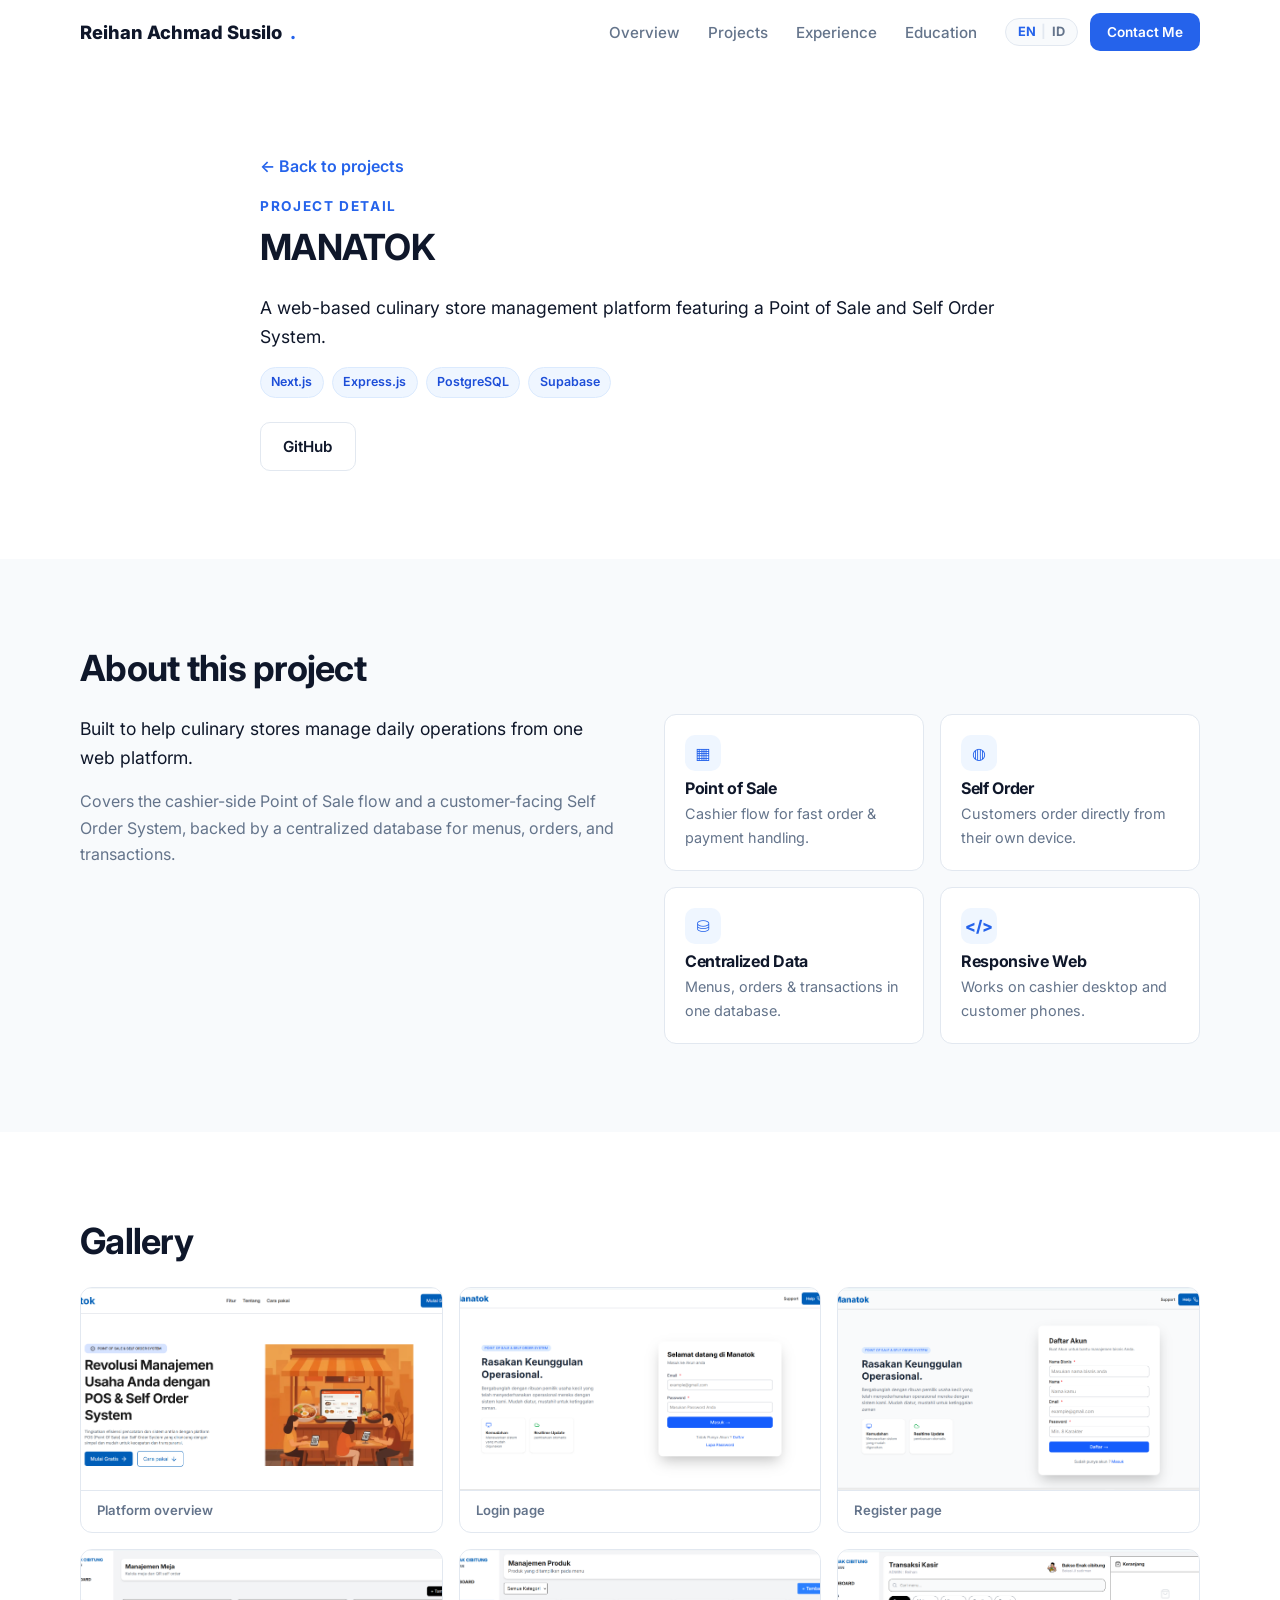
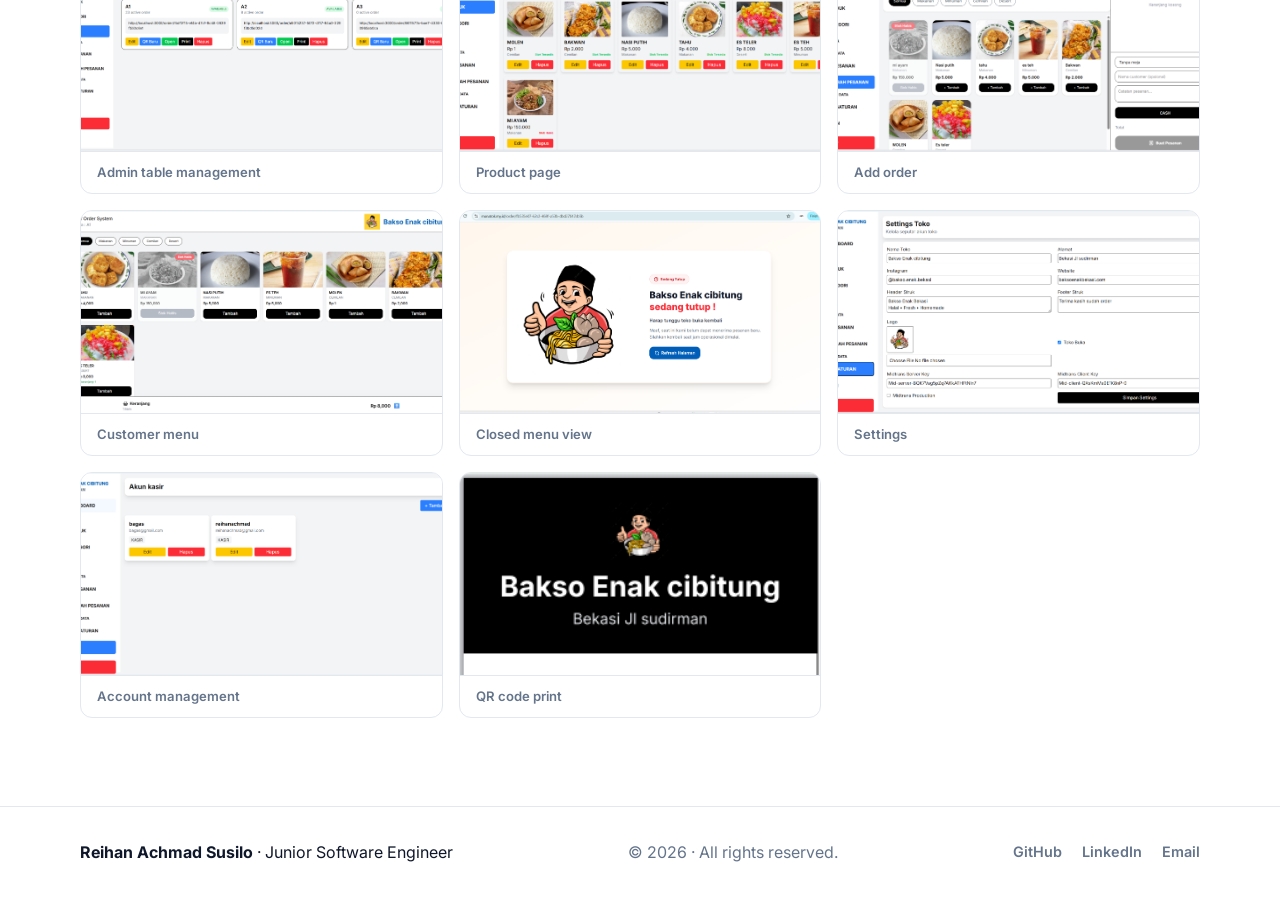
<file: projects/manatok/index.html>
<!doctype html>
<html lang="en">
  <head>
    <meta charset="UTF-8" />
    <meta name="viewport" content="width=device-width, initial-scale=1.0" />
    <meta
      name="description"
      content="MANATOK — culinary store management platform by Reihan Achmad Susilo."
    />
    <title>MANATOK — Reihan Achmad Susilo</title>
    <link rel="preconnect" href="https://fonts.googleapis.com" />
    <link rel="preconnect" href="https://fonts.gstatic.com" crossorigin />
    <link
      href="https://fonts.googleapis.com/css2?family=Inter:wght@400;500;600;700;800&display=swap"
      rel="stylesheet"
    />
    <link rel="stylesheet" href="../../css/style.css" />
    <link
      rel="icon"
      href="data:image/svg+xml,<svg xmlns='http://www.w3.org/2000/svg' viewBox='0 0 100 100'><rect width='100' height='100' rx='20' fill='%232563EB'/><text x='50' y='68' font-size='52' text-anchor='middle' fill='white' font-family='sans-serif' font-weight='bold'>R</text></svg>"
    />
  </head>
  <body>
    <a class="skip-link" href="#detail" data-i18n="skip">Skip to content</a>

    <header class="navbar" id="navbar">
      <div class="container nav-inner">
        <a href="../../index.html" class="logo" data-i18n-aria="logoHome" aria-label="Portfolio home"
          >Reihan Achmad Susilo<span class="logo-dot">.</span></a
        >
        <nav data-i18n-aria="mainNav" aria-label="Main navigation">
          <button
            class="nav-toggle"
            id="navToggle"
            aria-expanded="false"
            aria-controls="navMenu"
            data-i18n-aria="openMenu"
            aria-label="Open navigation menu"
          >
            <span></span><span></span><span></span>
          </button>
          <ul class="nav-menu" id="navMenu">
            <li><a href="../../index.html#overview" class="nav-link" data-i18n="nav.overview">Overview</a></li>
            <li><a href="../../index.html#projects" class="nav-link" data-i18n="nav.projects">Projects</a></li>
            <li><a href="../../index.html#experience" class="nav-link" data-i18n="nav.experience">Experience</a></li>
            <li><a href="../../index.html#education" class="nav-link" data-i18n="nav.education">Education</a></li>
            <li class="nav-actions">
              <button class="lang-toggle" id="langToggle" type="button" aria-label="Switch language">
                <span class="lang-opt" data-lang="en">EN</span>
                <span class="lang-sep" aria-hidden="true">|</span>
                <span class="lang-opt" data-lang="id">ID</span>
              </button>
              <a href="../../index.html#contact" class="btn btn-primary btn-sm nav-cta" data-i18n="nav.contact"
                >Contact Me</a
              >
            </li>
          </ul>
        </nav>
      </div>
    </header>

    <main id="detail">
      <section class="section">
        <div class="container container-narrow">
          <a href="../../index.html#projects" class="text-link reveal" data-i18n="detail.back">← Back to projects</a>
          <p class="section-label reveal" style="margin-top: 1rem" data-i18n="detail.label">Project Detail</p>
          <h1 class="section-title reveal">MANATOK</h1>
          <p class="lead reveal" data-i18n="manatok.lead">
            A web-based culinary store management platform featuring a Point of
            Sale and Self Order System.
          </p>
          <ul class="badges reveal" aria-label="Technology stack" style="margin-top: 1rem">
            <li>Next.js</li>
            <li>Express.js</li>
            <li>PostgreSQL</li>
            <li>Supabase</li>
          </ul>
          <div class="hero-actions reveal" style="margin-top: 1.5rem">
            <a
              class="btn btn-outline"
              href="https://github.com/Reihannnn/be-niagaku"
              target="_blank"
              rel="noopener"
              >GitHub</a
            >
          </div>
        </div>
      </section>

      <section class="section section-alt">
        <div class="container">
          <h2 class="section-title reveal" data-i18n="manatok.aboutTitle">About this project</h2>
          <div class="overview-grid">
            <div class="reveal">
              <p class="lead" data-i18n="manatok.aboutLead">
                Built to help culinary stores manage daily operations from one
                web platform.
              </p>
              <p class="muted" data-i18n="manatok.aboutDesc">
                Covers the cashier-side Point of Sale flow and a customer-facing
                Self Order System, backed by a centralized database for menus,
                orders, and transactions.
              </p>
            </div>
            <ul class="highlight-grid reveal" data-i18n-aria="manatok.features" aria-label="Key features">
              <li class="highlight-card">
                <span class="h-icon" aria-hidden="true">▦</span>
                <h3>Point of Sale</h3>
                <p data-i18n="manatok.f1">Cashier flow for fast order &amp; payment handling.</p>
              </li>
              <li class="highlight-card">
                <span class="h-icon" aria-hidden="true">◍</span>
                <h3 data-i18n="manatok.f2t">Self Order</h3>
                <p data-i18n="manatok.f2">Customers order directly from their own device.</p>
              </li>
              <li class="highlight-card">
                <span class="h-icon" aria-hidden="true">⛁</span>
                <h3 data-i18n="manatok.f3t">Centralized Data</h3>
                <p data-i18n="manatok.f3">Menus, orders &amp; transactions in one database.</p>
              </li>
              <li class="highlight-card">
                <span class="h-icon" aria-hidden="true">&lt;/&gt;</span>
                <h3 data-i18n="manatok.f4t">Responsive Web</h3>
                <p data-i18n="manatok.f4">Works on cashier desktop and customer phones.</p>
              </li>
            </ul>
          </div>
        </div>
      </section>

      <section class="section">
        <div class="container">
          <h2 class="section-title reveal" data-i18n="detail.gallery">Gallery</h2>
          <div class="gallery-grid">
            <figure class="card gallery-item reveal">
              <img
                src="../../assets/images/manatok.png"
                data-i18n-alt="manatok.capOverview"
                alt="MANATOK platform screenshot"
                loading="lazy"
              />
              <figcaption data-i18n="manatok.capOverview">Platform overview</figcaption>
            </figure>
            <figure class="card gallery-item reveal">
              <img
                src="../../assets/images/tampilan-halaman-login.png"
                data-i18n-alt="manatok.capLogin"
                alt="MANATOK login page"
                loading="lazy"
              />
              <figcaption data-i18n="manatok.capLogin">Login page</figcaption>
            </figure>
            <figure class="card gallery-item reveal">
              <img
                src="../../assets/images/tampilan-halaman-register.png"
                data-i18n-alt="manatok.capRegister"
                alt="MANATOK register page"
                loading="lazy"
              />
              <figcaption data-i18n="manatok.capRegister">Register page</figcaption>
            </figure>
            <figure class="card gallery-item reveal">
              <img
                src="../../assets/images/tampilan-halaman-meja-admin.png"
                data-i18n-alt="manatok.capTables"
                alt="MANATOK admin table management page"
                loading="lazy"
              />
              <figcaption data-i18n="manatok.capTables">Admin table management</figcaption>
            </figure>
            <figure class="card gallery-item reveal">
              <img
                src="../../assets/images/tampilan-halaman-produk.png"
                data-i18n-alt="manatok.capProducts"
                alt="MANATOK product page"
                loading="lazy"
              />
              <figcaption data-i18n="manatok.capProducts">Product page</figcaption>
            </figure>
            <figure class="card gallery-item reveal">
              <img
                src="../../assets/images/tampilan-halaman-tambah-pesanan.png"
                data-i18n-alt="manatok.capAddOrder"
                alt="MANATOK add order page"
                loading="lazy"
              />
              <figcaption data-i18n="manatok.capAddOrder">Add order</figcaption>
            </figure>
            <figure class="card gallery-item reveal">
              <img
                src="../../assets/images/tampilan-halaman-menu-customer.png"
                data-i18n-alt="manatok.capCustomerMenu"
                alt="MANATOK customer menu page"
                loading="lazy"
              />
              <figcaption data-i18n="manatok.capCustomerMenu">Customer menu</figcaption>
            </figure>
            <figure class="card gallery-item reveal">
              <img
                src="../../assets/images/tampilan-menu-tutup.png"
                data-i18n-alt="manatok.capClosedMenu"
                alt="MANATOK closed menu view"
                loading="lazy"
              />
              <figcaption data-i18n="manatok.capClosedMenu">Closed menu view</figcaption>
            </figure>
            <figure class="card gallery-item reveal">
              <img
                src="../../assets/images/tampilan-halaman-pengaturan.png"
                data-i18n-alt="manatok.capSettings"
                alt="MANATOK settings page"
                loading="lazy"
              />
              <figcaption data-i18n="manatok.capSettings">Settings</figcaption>
            </figure>
            <figure class="card gallery-item reveal">
              <img
                src="../../assets/images/tampilan-halaman-manajemen-akun.png"
                data-i18n-alt="manatok.capAccounts"
                alt="MANATOK account management page"
                loading="lazy"
              />
              <figcaption data-i18n="manatok.capAccounts">Account management</figcaption>
            </figure>
            <figure class="card gallery-item reveal">
              <img
                src="../../assets/images/tampilan-print-qrCode.png"
                data-i18n-alt="manatok.capQr"
                alt="MANATOK QR code print view"
                loading="lazy"
              />
              <figcaption data-i18n="manatok.capQr">QR code print</figcaption>
            </figure>
          </div>
        </div>
      </section>
    </main>

    <footer class="footer">
      <div class="container footer-inner">
        <p><strong>Reihan Achmad Susilo</strong> · <span data-i18n="footer.role">Junior Software Engineer</span></p>
        <p class="muted">© <span id="year">2026</span> · <span data-i18n="footer.rights">All rights reserved.</span></p>
        <p class="social">
          <a href="https://github.com/reihannnn" target="_blank" rel="noopener" aria-label="GitHub">GitHub</a>
          <a href="https://linkedin.com/in/reihanachmadsusilo" target="_blank" rel="noopener" aria-label="LinkedIn">LinkedIn</a>
          <a href="mailto:reihanahmadsusilo@gmail.com" class="js-email-hire" aria-label="Email">Email</a>
        </p>
      </div>
    </footer>

    <div class="lightbox" id="lightbox" aria-hidden="true">
      <img id="lightboxImg" alt="" />
    </div>

    <script src="../../js/script.js" defer></script>
    <script src="../../js/i18n.js" defer></script>
  </body>
</html>
</file>
<file: css/style.css>
:root {
  --primary: #2563eb;
  --primary-dark: #1d4ed8;
  --bg: #ffffff;
  --bg-alt: #f8fafc;
  --text: #0f172a;
  --text-2: #64748b;
  --border: #e2e8f0;
  --radius: 12px;
  --shadow: 0 8px 24px rgba(15, 23, 42, 0.08);
  --space: clamp(3.5rem, 7vw, 5.5rem);
  --font: "Inter", system-ui, -apple-system, sans-serif;
}

*,
*::before,
*::after {
  box-sizing: border-box;
  margin: 0;
  padding: 0;
}
html {
  scroll-behavior: smooth;
  scroll-padding-top: 4.5rem;
}
body {
  font-family: var(--font);
  color: var(--text);
  background: var(--bg);
  line-height: 1.65;
  overflow-x: hidden;
}
img {
  max-width: 100%;
  display: block;
}
ul,
ol {
  list-style-position: inside;
}

.container {
  width: min(1120px, 92%);
  margin-inline: auto;
}
.container-narrow {
  max-width: 760px;
}
.section {
  padding-block: var(--space);
}
.section-alt {
  background: var(--bg-alt);
}
.text-center {
  text-align: center;
}
.center {
  justify-content: center;
}

/* Type */
h1,
h2,
h3 {
  line-height: 1.2;
  letter-spacing: -0.02em;
}
.section-label {
  color: var(--primary);
  font-weight: 700;
  font-size: 0.85rem;
  text-transform: uppercase;
  letter-spacing: 0.12em;
  margin-bottom: 0.5rem;
}
.section-title {
  font-size: clamp(1.6rem, 3.5vw, 2.25rem);
  margin-bottom: 1.5rem;
}
.section-head {
  display: flex;
  flex-wrap: wrap;
  align-items: baseline;
  justify-content: space-between;
  gap: 0.5rem 2rem;
  margin-bottom: 0.5rem;
}
.lead {
  font-size: 1.1rem;
}
.muted,
.muted-inline {
  color: var(--text-2);
}
.muted-inline {
  font-weight: 400;
  font-size: 0.9em;
}
.text-primary {
  color: var(--primary);
}
.text-link {
  color: var(--primary);
  font-weight: 600;
  text-decoration: none;
}
.text-link:hover {
  color: var(--primary-dark);
  text-decoration: underline;
}

.skip-link {
  position: absolute;
  left: -999px;
  background: var(--primary);
  color: #fff;
  padding: 0.5rem 1rem;
  border-radius: 8px;
  z-index: 100;
}
.skip-link:focus {
  left: 1rem;
  top: 1rem;
}

/* Buttons */
.btn {
  display: inline-flex;
  align-items: center;
  justify-content: center;
  gap: 0.5rem;
  padding: 0.7rem 1.4rem;
  border-radius: 10px;
  font-weight: 600;
  font-size: 0.95rem;
  text-decoration: none;
  border: 1.5px solid transparent;
  cursor: pointer;
  transition:
    transform 0.2s,
    box-shadow 0.2s,
    background 0.2s,
    color 0.2s;
}
.btn-sm {
  padding: 0.45rem 1rem;
  font-size: 0.85rem;
}
.btn-primary {
  background: var(--primary);
  color: #fff;
}
.btn-primary:hover {
  background: var(--primary-dark);
  transform: translateY(-2px);
  box-shadow: var(--shadow);
}
.btn-outline {
  border-color: var(--border);
  color: var(--text);
  background: #fff;
}
.btn-outline:hover {
  border-color: var(--primary);
  color: var(--primary);
  transform: translateY(-2px);
}
.btn:focus-visible,
a:focus-visible,
button:focus-visible {
  outline: 3px solid rgba(37, 99, 235, 0.45);
  outline-offset: 2px;
}
.btn[aria-disabled="true"] {
  opacity: 0.55;
}

/* Navbar */
.navbar {
  position: sticky;
  top: 0;
  z-index: 50;
  background: rgba(255, 255, 255, 0.9);
  backdrop-filter: blur(10px);
  border-bottom: 1px solid transparent;
  transition:
    border-color 0.25s,
    box-shadow 0.25s;
}
.navbar.scrolled {
  border-color: var(--border);
  box-shadow: 0 4px 16px rgba(15, 23, 42, 0.06);
}
.nav-inner {
  display: flex;
  align-items: center;
  justify-content: space-between;
  height: 4rem;
}
.logo {
  font-weight: 800;
  font-size: 1.15rem;
  color: var(--text);
  text-decoration: none;
  display: flex;
  align-items: center;
  gap: 0.5rem;
}
.logo-mark {
  width: 2rem;
  height: 2rem;
  display: grid;
  place-items: center;
  background: var(--primary);
  color: #fff;
  border-radius: 8px;
  font-size: 1rem;
}
.logo-dot {
  color: var(--primary);
}
.nav-menu {
  display: flex;
  align-items: center;
  gap: 1.75rem;
  list-style: none;
}
.nav-actions {
  display: flex;
  align-items: center;
  gap: 0.75rem;
}
.lang-toggle {
  display: inline-flex;
  align-items: center;
  gap: 0.35rem;
  background: var(--bg-alt);
  border: 1.5px solid var(--border);
  border-radius: 999px;
  padding: 0.35rem 0.75rem;
  font-family: var(--font);
  font-size: 0.8rem;
  font-weight: 700;
  cursor: pointer;
  transition:
    border-color 0.2s,
    transform 0.2s;
}
.lang-toggle:hover {
  border-color: var(--primary);
  transform: translateY(-1px);
}
.lang-opt {
  color: var(--text-2);
}
.lang-opt.active {
  color: var(--primary);
}
.lang-sep {
  color: var(--border);
}
.nav-link {
  color: var(--text-2);
  text-decoration: none;
  font-weight: 500;
  font-size: 0.95rem;
  transition: color 0.2s;
}
.nav-link:hover,
.nav-link.active {
  color: var(--primary);
}
.nav-toggle {
  display: none;
  flex-direction: column;
  gap: 5px;
  background: none;
  border: 0;
  cursor: pointer;
  padding: 0.5rem;
}
.nav-toggle span {
  width: 24px;
  height: 2px;
  background: var(--text);
  border-radius: 2px;
  transition:
    transform 0.25s,
    opacity 0.25s;
}

/* Hero */
.hero {
  position: relative;
  padding: clamp(4rem, 9vw, 7rem) 0;
  background:
    radial-gradient(
      600px 300px at 85% 10%,
      rgba(37, 99, 235, 0.12),
      transparent 70%
    ),
    linear-gradient(#f8fafc 1px, transparent 1px),
    linear-gradient(90deg, #f8fafc 1px, transparent 1px);
  background-size:
    auto,
    36px 36px,
    36px 36px;
  overflow: hidden;
}
.hero-grid {
  display: grid;
  grid-template-columns: 1.2fr 0.8fr;
  gap: 3rem;
  align-items: center;
}
.hero-greeting {
  display: inline-flex;
  align-items: center;
  gap: 0.5rem;
  background: #eff6ff;
  color: var(--primary-dark);
  font-weight: 600;
  font-size: 0.85rem;
  padding: 0.4rem 0.9rem;
  border-radius: 999px;
  margin-bottom: 1rem;
}
.status-dot {
  width: 8px;
  height: 8px;
  border-radius: 50%;
  background: var(--primary);
}
.hero-title {
  font-size: clamp(2.2rem, 5.5vw, 3.5rem);
  font-weight: 800;
  margin-bottom: 0.75rem;
}
.hero-role {
  font-size: 1.1rem;
  font-weight: 600;
  color: var(--text);
}
.hero-desc {
  color: var(--text-2);
  margin: 0.75rem 0 1.75rem;
  max-width: 34rem;
}
.hero-actions {
  display: flex;
  flex-wrap: wrap;
  gap: 0.75rem;
}
.hero-meta {
  display: flex;
  gap: 2.5rem;
  margin-top: 2rem;
}
.hero-meta dt {
  font-size: 0.75rem;
  text-transform: uppercase;
  letter-spacing: 0.1em;
  color: var(--text-2);
}
.hero-meta dd {
  font-weight: 600;
  font-size: 0.95rem;
}

.code-card {
  background: var(--text);
  color: #e2e8f0;
  border-radius: var(--radius);
  box-shadow: var(--shadow);
  overflow: hidden;
}
.code-dots {
  display: flex;
  gap: 6px;
  padding: 0.8rem 1rem;
  border-bottom: 1px solid rgba(255, 255, 255, 0.1);
}
.code-dots i {
  width: 10px;
  height: 10px;
  border-radius: 50%;
  background: #475569;
}
.code-dots i:first-child {
  background: #f87171;
}
.code-dots i:nth-child(2) {
  background: #fbbf24;
}
.code-dots i:last-child {
  background: #34d399;
}
.code-card pre {
  padding: 1.25rem;
  font-size: 0.85rem;
  line-height: 1.7;
  overflow-x: auto;
}
.k {
  color: #93c5fd;
}
.v {
  color: #e2e8f0;
}
.s {
  color: #86efac;
}
.b {
  color: #fbbf24;
}

/* Overview */
.overview-grid {
  display: grid;
  grid-template-columns: 1fr 1fr;
  gap: 3rem;
  align-items: start;
}
.overview-grid .lead {
  margin-bottom: 1rem;
}
.overview-grid .muted {
  margin-bottom: 1.25rem;
}
.highlight-grid {
  display: grid;
  grid-template-columns: 1fr 1fr;
  gap: 1rem;
  list-style: none;
}
.highlight-card {
  border: 1px solid var(--border);
  border-radius: var(--radius);
  padding: 1.25rem;
  background: #fff;
  transition:
    transform 0.2s,
    box-shadow 0.2s,
    border-color 0.2s;
}
.highlight-card:hover {
  transform: translateY(-4px);
  box-shadow: var(--shadow);
  border-color: var(--primary);
}
.highlight-card h3 {
  font-size: 1rem;
  margin: 0.5rem 0 0.25rem;
}
.highlight-card p {
  color: var(--text-2);
  font-size: 0.9rem;
}
.h-icon {
  display: inline-grid;
  place-items: center;
  width: 2.25rem;
  height: 2.25rem;
  border-radius: 10px;
  background: #eff6ff;
  color: var(--primary);
  font-weight: 800;
}

/* Cards */
.card {
  background: #fff;
  border: 1px solid var(--border);
  border-radius: var(--radius);
  transition:
    transform 0.25s,
    box-shadow 0.25s;
}
.card:hover {
  transform: translateY(-4px);
  box-shadow: var(--shadow);
}
.card-body {
  padding: 1.5rem;
}
.card-body h3 {
  font-size: 1.15rem;
  margin-bottom: 0.5rem;
}
.card-body p {
  color: var(--text-2);
  font-size: 0.95rem;
  margin-bottom: 1rem;
}
.card-actions {
  display: flex;
  flex-wrap: wrap;
  gap: 0.6rem;
  margin-top: 1.1rem;
}
.badges {
  display: flex;
  flex-wrap: wrap;
  gap: 0.5rem;
  list-style: none;
}
.badges li {
  font-size: 0.78rem;
  font-weight: 600;
  color: var(--primary-dark);
  background: #eff6ff;
  border: 1px solid #dbeafe;
  padding: 0.25rem 0.65rem;
  border-radius: 999px;
}

/* Projects */
.project-grid {
  display: grid;
  grid-template-columns: repeat(2, 1fr);
  gap: 1.5rem;
  margin-top: 1rem;
}
.project-card {
  overflow: hidden;
  display: flex;
  flex-direction: column;
  height: 100%;
}
.project-card .card-body {
  display: flex;
  flex-direction: column;
  flex: 1;
}
.project-card .card-body p {
  flex: 1;
}
.project-card .card-actions {
  margin-top: auto;
  padding-top: 1.1rem;
}
.project-card .card-actions .btn {
  flex: 1;
}
.project-img {
  width: 100%;
  height: 300px;
  object-fit: cover;
  object-position: top;
  border-bottom: 1px solid var(--border);
  display: block;
}
.project-card-link {
  display: block;
  text-decoration: none;
  color: inherit;
}
.project-card-link .project-img {
  transition: transform 0.3s ease;
}
.project-card-link:hover .project-img {
  transform: scale(1.03);
}

/* Gallery (project detail pages) */
.gallery-grid {
  display: grid;
  grid-template-columns: repeat(3, 1fr);
  gap: 1rem;
  margin-top: 1rem;
}
.gallery-item {
  overflow: hidden;
  cursor: zoom-in;
}
.gallery-item img {
  width: 100%;
  aspect-ratio: 16 / 9;
  object-fit: cover;
  object-position: top;
  display: block;
  border-bottom: 1px solid var(--border);
  transition: transform 0.3s ease;
}
.gallery-item:hover img {
  transform: scale(1.02);
}
.gallery-item figcaption {
  padding: 0.6rem 1rem;
  font-size: 0.82rem;
  font-weight: 600;
  color: var(--text-2);
}
.gallery-item.figure-sm {
  max-width: 560px;
}
.gallery-item.figure-xs {
  max-width: 420px;
}

/* Split layout: text beside image (project detail pages) */
.split {
  display: grid;
  grid-template-columns: 1fr 1fr;
  gap: 2rem;
  align-items: start;
  margin-top: 1rem;
}
.split > .timeline,
.split > .highlight-grid {
  margin-top: 0;
}
.split-media {
  margin: 0;
}
.split-media img {
  aspect-ratio: auto;
  max-height: 360px;
}

/* Lightbox */
.lightbox {
  position: fixed;
  inset: 0;
  background: rgba(15, 23, 42, 0.9);
  display: grid;
  place-items: center;
  padding: 2rem;
  opacity: 0;
  visibility: hidden;
  transition:
    opacity 0.25s ease,
    visibility 0.25s;
  z-index: 100;
  cursor: zoom-out;
}
.lightbox.open {
  opacity: 1;
  visibility: visible;
}
.lightbox img {
  max-width: min(1100px, 100%);
  max-height: 88vh;
  border-radius: var(--radius);
  box-shadow: var(--shadow);
}

/* Timeline */
.timeline {
  list-style: none;
  position: relative;
  margin-top: 1rem;
  padding-left: 1.75rem;
  border-left: 2px solid var(--border);
  display: grid;
  gap: 1.25rem;
}
.timeline-item {
  position: relative;
}
.timeline-item::before {
  content: "";
  position: absolute;
  left: -1.75rem;
  top: 1.4rem;
  width: 12px;
  height: 12px;
  border-radius: 50%;
  background: var(--primary);
  transform: translateX(-50%);
  box-shadow: 0 0 0 4px #dbeafe;
}
.timeline .card {
  padding: 1.1rem 1.25rem;
}
.timeline-compact h3 {
  font-size: 1rem;
  margin: 0.2rem 0 0.25rem;
}
.timeline-compact p {
  color: var(--text-2);
  font-size: 0.92rem;
}
.timeline h3 {
  font-size: 1.1rem;
  margin: 0.25rem 0 0.6rem;
}
.timeline ul {
  color: var(--text-2);
  font-size: 0.95rem;
  display: grid;
  gap: 0.3rem;
}
.timeline-date {
  font-size: 0.8rem;
  font-weight: 600;
  color: var(--primary);
  text-transform: uppercase;
  letter-spacing: 0.06em;
}

/* Skills / Education */
.skill-list {
  display: flex;
  flex-wrap: wrap;
  gap: 1.5rem 0.5rem;
  list-style: none;
  margin-top: 1.5rem;
  justify-content: center;
}
.skill-list li {
  display: flex;
  flex-direction: column;
  align-items: center;
  gap: 0.5rem;
  min-width: 4.5rem;
  transition: transform 0.2s;
}
.skill-list li:hover {
  transform: translateY(-4px);
}
.skill-list img {
  width: 44px;
  height: 44px;
  object-fit: contain;
  background: #fff;
  border: 1px solid var(--border);
  border-radius: 12px;
  padding: 6px;
}
.skill-list span {
  font-size: 0.78rem;
  font-weight: 600;
  color: var(--text-2);
}
.skill-list li:hover span {
  color: var(--primary);
}
.edu-card {
  display: flex;
  gap: 1.25rem;
  padding: 1.75rem;
  align-items: flex-start;
}
.edu-icon {
  font-size: 2rem;
  background: #eff6ff;
  border-radius: 12px;
  padding: 0.5rem 0.75rem;
}
.edu-degree {
  font-weight: 600;
}
.edu-card .timeline-date {
  margin: 0.25rem 0 0.5rem;
}

/* Contact / Footer */
.contact {
  background: linear-gradient(180deg, #fff, #eff6ff);
}
.contact .muted {
  max-width: 36rem;
  margin: 0 auto 1.75rem;
}
.footer {
  border-top: 1px solid var(--border);
  padding: 2rem 0;
  background: #fff;
}
.footer-inner {
  display: flex;
  flex-wrap: wrap;
  gap: 0.5rem 2rem;
  align-items: center;
  justify-content: space-between;
}
.social {
  display: flex;
  gap: 1.25rem;
}
.social a {
  color: var(--text-2);
  font-weight: 600;
  font-size: 0.9rem;
  text-decoration: none;
}
.social a:hover {
  color: var(--primary);
}

/* Reveal animation */
.reveal {
  opacity: 0;
  transform: translateY(24px);
  transition:
    opacity 0.6s ease,
    transform 0.6s ease;
}
.reveal.visible {
  opacity: 1;
  transform: none;
}
@media (prefers-reduced-motion: reduce) {
  html {
    scroll-behavior: auto;
  }
  .reveal {
    opacity: 1;
    transform: none;
    transition: none;
  }
  * {
    transition-duration: 0.01ms !important;
  }
}

/* Responsive */
@media (max-width: 900px) {
  .hero-grid,
  .overview-grid {
    grid-template-columns: 1fr;
    gap: 2rem;
  }
  .hero-visual {
    max-width: 480px;
  }
  .project-grid {
    grid-template-columns: 1fr;
  }
  .split {
    grid-template-columns: 1fr;
  }
  .gallery-grid {
    grid-template-columns: repeat(2, 1fr);
  }
}
@media (max-width: 640px) {
  .nav-toggle {
    display: flex;
  }
  .nav-toggle.open span:nth-child(1) {
    transform: translateY(7px) rotate(45deg);
  }
  .nav-toggle.open span:nth-child(2) {
    opacity: 0;
  }
  .nav-toggle.open span:nth-child(3) {
    transform: translateY(-7px) rotate(-45deg);
  }
  .nav-menu {
    position: absolute;
    top: 4rem;
    left: 0;
    right: 0;
    background: #fff;
    border-bottom: 1px solid var(--border);
    flex-direction: column;
    align-items: stretch;
    gap: 0;
    padding: 0.5rem 4%;
    max-height: 0;
    overflow: hidden;
    opacity: 0;
    transition:
      max-height 0.3s ease,
      opacity 0.3s,
      padding 0.3s;
  }
  .nav-menu.open {
    max-height: 320px;
    opacity: 1;
    padding-bottom: 1rem;
  }
  .nav-menu li {
    border-top: 1px solid var(--border);
  }
  .nav-menu li:first-child {
    border-top: 0;
  }
  .nav-link,
  .nav-cta {
    display: block;
    padding: 0.8rem 0;
  }
  .nav-menu .btn {
    margin-top: 0.5rem;
  }
  .nav-actions {
    border-top: 1px solid var(--border);
    padding-top: 0.8rem;
    justify-content: space-between;
  }
  .highlight-grid {
    grid-template-columns: 1fr;
  }
  .hero-meta {
    gap: 1.5rem;
  }
  .footer-inner {
    flex-direction: column;
    text-align: center;
    justify-content: center;
  }
}
</file>
